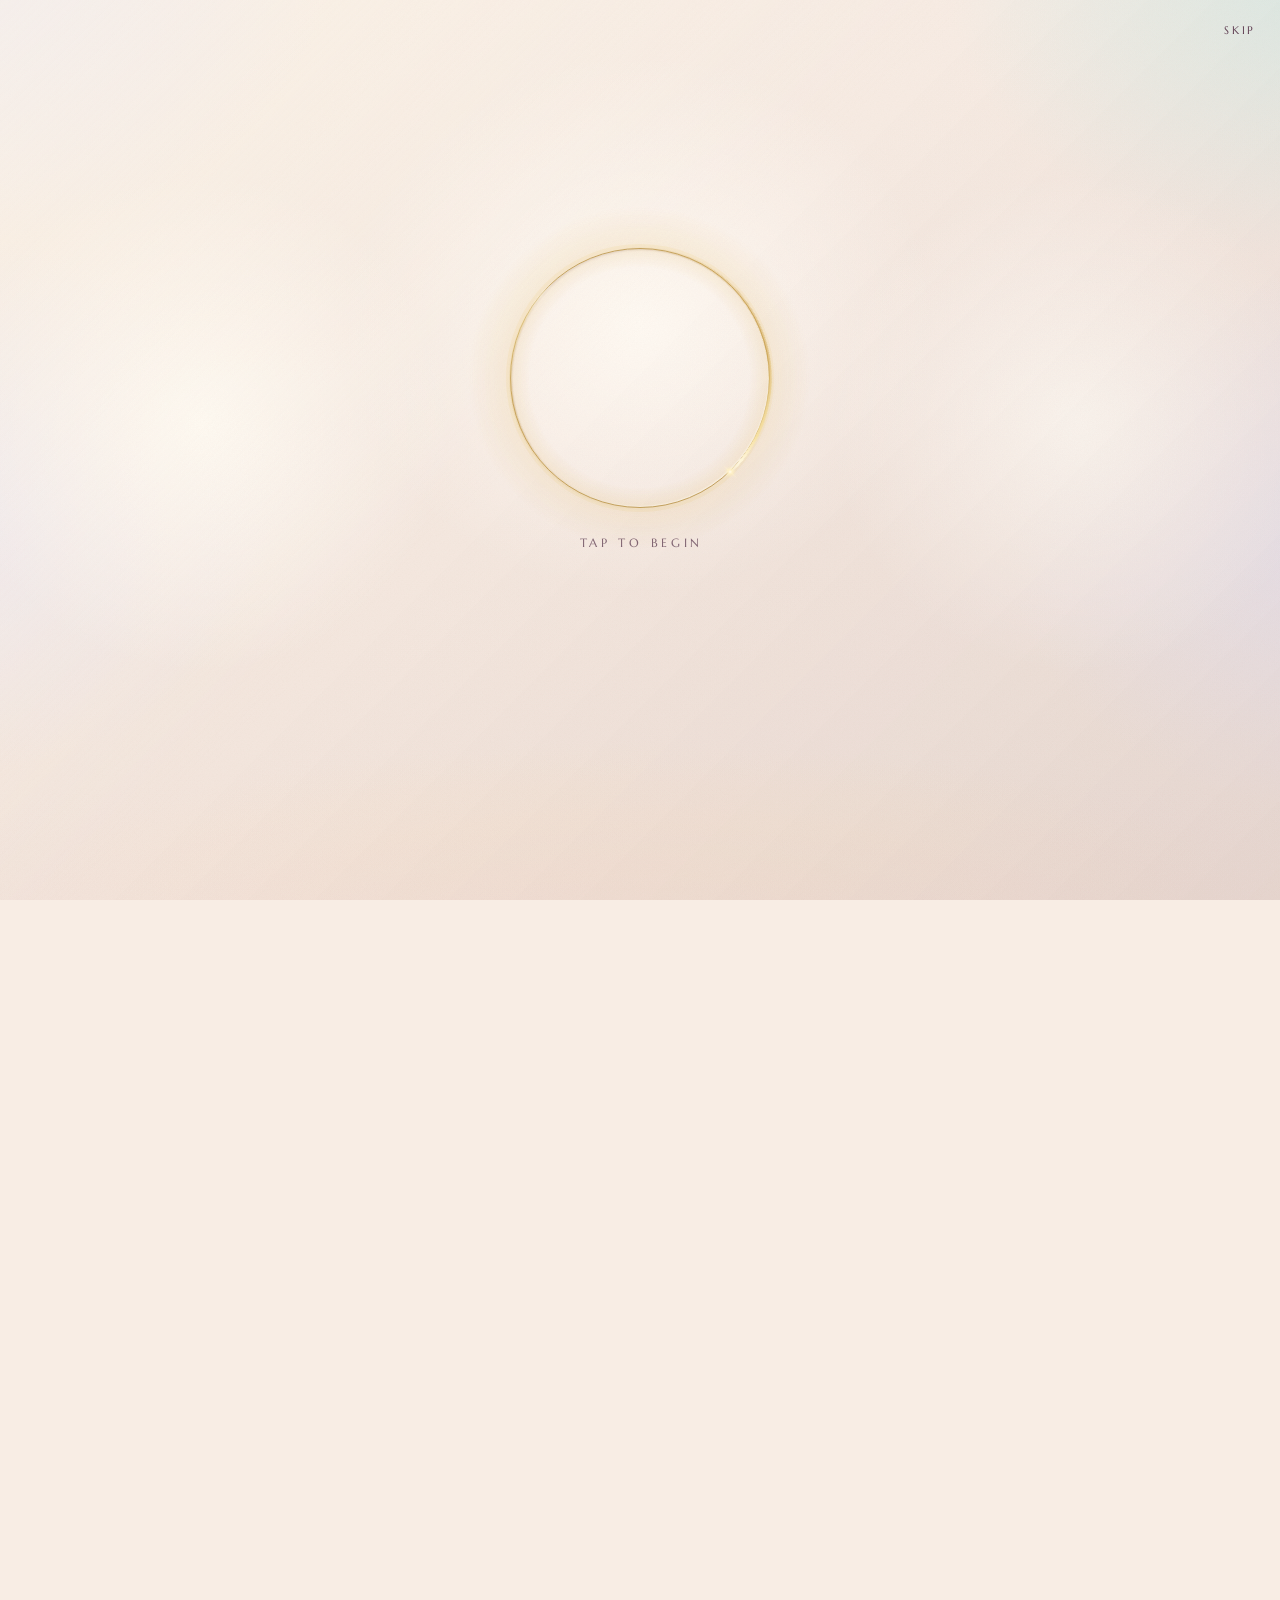
<file: index.html>
<!doctype html>
<html lang="en">
<head>
<meta charset="utf-8">
<title>Naveen &amp; Swathi · Wedding Reception</title>
<meta name="viewport" content="width=device-width, initial-scale=1">
<meta property="og:title" content="Naveen &amp; Swathi · Wedding Reception">
<meta property="og:description" content="Love brought us here, forever takes us forward.">
<meta property="og:image" content="https://naveen-swathi.github.io/a-day-to-remember/img/og.jpg">
<meta property="og:url" content="https://naveen-swathi.github.io/a-day-to-remember/">
<meta name="twitter:card" content="summary_large_image">
<meta http-equiv="refresh" content="0; url=a-day-to-remember/">
<link rel="canonical" href="https://naveen-swathi.github.io/a-day-to-remember/">
</head>
<body><a href="a-day-to-remember/">Open the invitation</a></body>
</html>
</file>
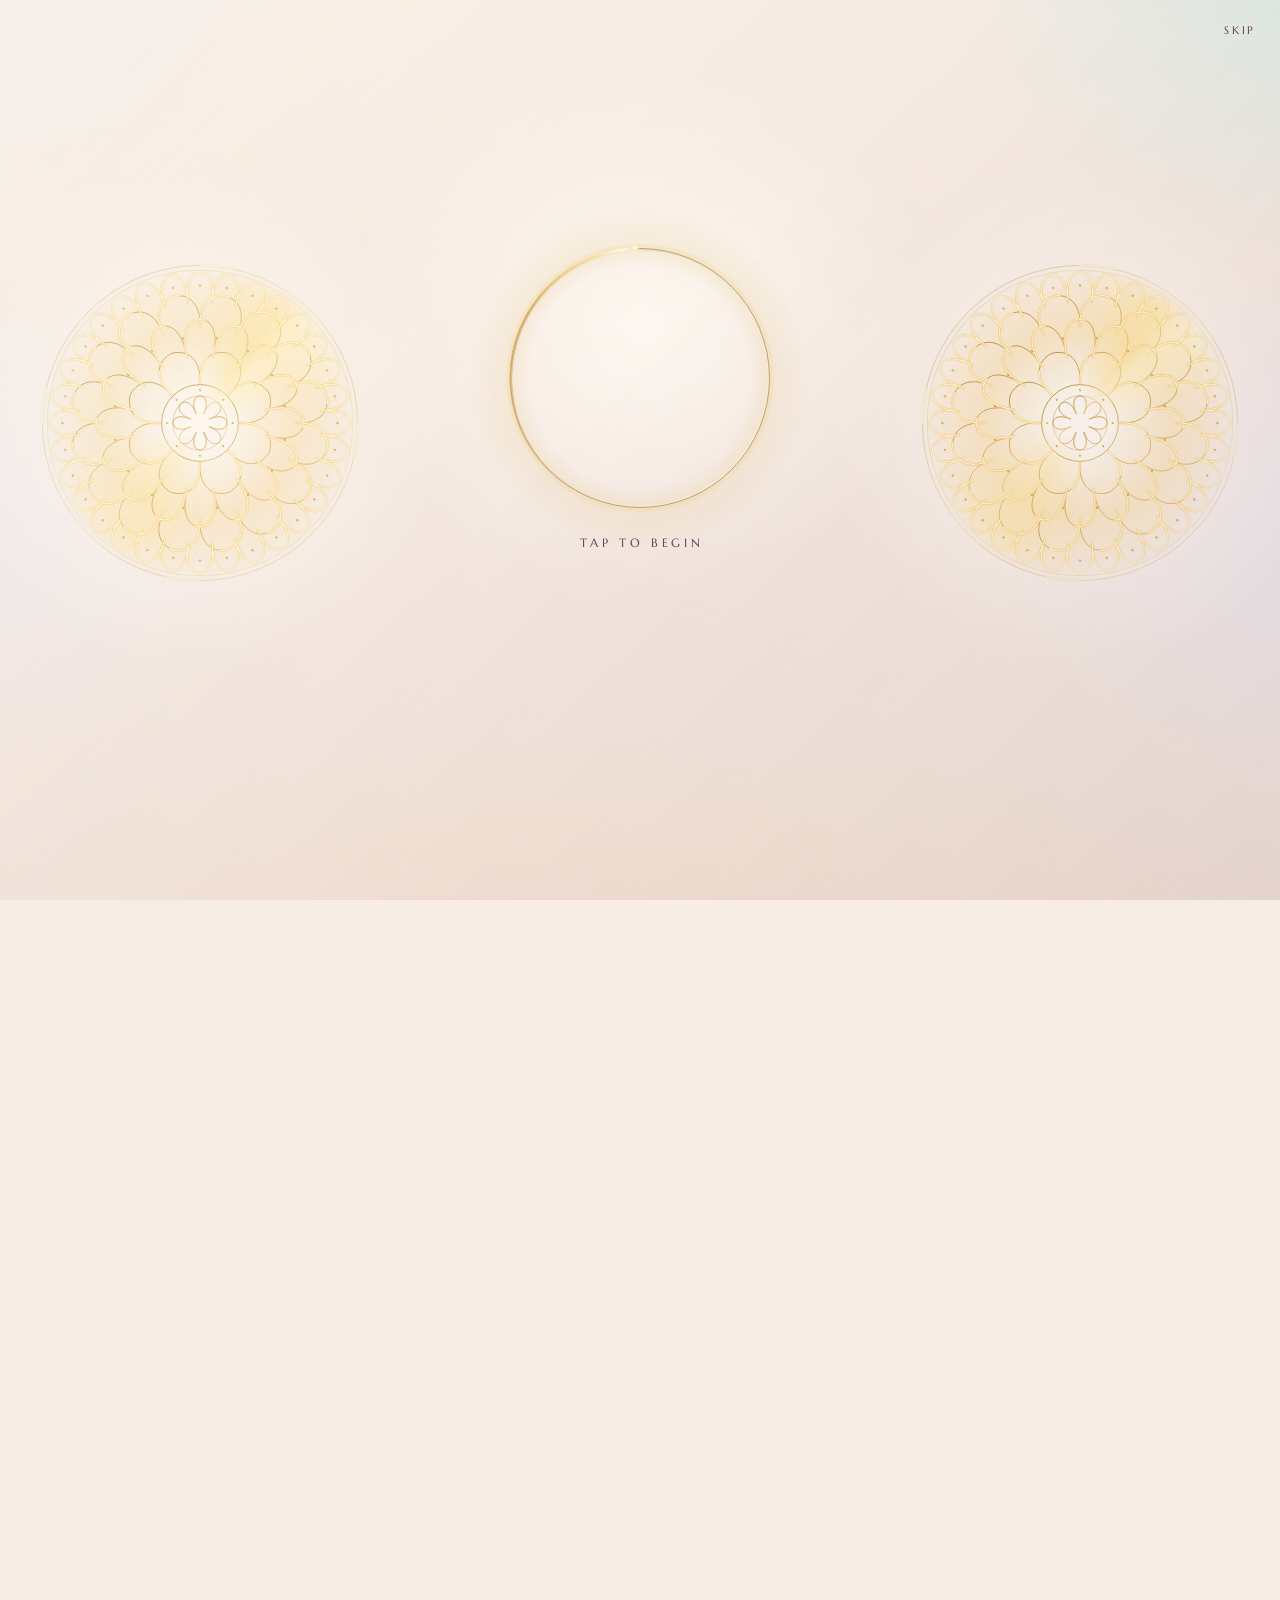
<file: a-day-to-remember/index.html>
<!doctype html>
<html lang="en">
<head>
<meta charset="utf-8">
<meta name="viewport" content="width=device-width, initial-scale=1, viewport-fit=cover">
<title>Naveen &amp; Swathi · Wedding Reception</title>
<meta name="description" content="We warmly invite you to our wedding reception in Coimbatore. With love, Naveen &amp; Swathi">
<meta property="og:url" content="https://naveen-swathi.github.io/a-day-to-remember/">
<meta property="og:type" content="website">
<meta property="og:title" content="Naveen &amp; Swathi · Wedding Reception">
<meta property="og:description" content="You are warmly invited to celebrate with us.">
<meta property="og:image" content="https://naveen-swathi.github.io/a-day-to-remember/img/og.jpg">
<meta name="twitter:card" content="summary_large_image">
<meta name="theme-color" content="#F8EDE4">
<link rel="icon" href="img/favicon.png" type="image/png">
<link rel="preload" as="image" href="img/seal-600.webp" fetchpriority="high" crossorigin>
<link rel="preconnect" href="https://fonts.googleapis.com">
<link rel="preconnect" href="https://fonts.gstatic.com" crossorigin>
<link href="https://fonts.googleapis.com/css2?family=Cormorant+Garamond:ital,wght@0,400;0,500;0,600;0,700;1,400;1,500;1,600&family=Marcellus&family=Cinzel:wght@500&family=Pinyon+Script&display=swap" rel="stylesheet">
<link rel="stylesheet" href="styles.css">
<link rel="stylesheet" href="opening.css">
<link rel="stylesheet" href="dove.css">
<script>
  document.documentElement.classList.add('js');
  document.addEventListener('click', function (e) { if (e.target.closest && e.target.closest('#gate')) window.__tapped = true; }, true);
  var q = new URLSearchParams(location.search);
  if (q.get('video') === '1') document.documentElement.classList.add('video');
  if (q.get('video') === '1' || q.get('demo') === '1') document.documentElement.classList.add('demo');
  if (q.get('rm') !== '1' && !matchMedia('(prefers-reduced-motion: reduce)').matches) { var pb = document.createElement('link'); pb.rel = 'preload'; pb.as = 'image'; pb.href = 'img/blooms.webp'; pb.fetchPriority = 'low'; document.head.appendChild(pb); }
  var pal = q.get('palette'), bird = q.get('bird'), de = document.documentElement;
  var west = q.get('look') === 'western';
  de.dataset.look = west ? 'western' : 'south';
  de.dataset.palette = west ? (pal === 'midnight' ? 'midnight' : 'garden') : (pal === 'pachai' || pal === 'neelambari' ? pal : 'panneer');
  de.dataset.bird = bird === 'dove' || bird === 'peacock' ? bird : 'dove';
  var THEME = { panneer: '#F8EDE4', pachai: '#E5EFE7', neelambari: '#EEE6F2', garden: '#F7F0E6', midnight: '#121C30' };
  document.querySelector('meta[name=theme-color]').content = THEME[de.dataset.palette];
  if (!west) { var pd = document.createElement('link'); pd.rel = 'preload'; pd.as = 'image'; pd.href = 'img/diya.webp'; pd.fetchPriority = 'low'; document.head.appendChild(pd); }
</script>
</head>
<body class="locked">
<svg class="defs" width="0" height="0" style="position:absolute" aria-hidden="true" focusable="false"><defs>
  <radialGradient id="flg" cx="50%" cy="74%" r="62%" fx="50%" fy="80%">
    <stop offset="0" stop-color="#FFFFF4"/><stop offset=".22" stop-color="#FFF0B5"/><stop offset=".5" stop-color="#FFC45C"/>
    <stop offset=".8" stop-color="#F0862A" stop-opacity=".95"/><stop offset="1" stop-color="#D9581A" stop-opacity="0"/>
  </radialGradient>
  <symbol id="flame" viewBox="0 0 20 44"><path d="M10 0C11.5 9 18.5 19 18.5 30.5A8.5 8.5 0 0 1 1.5 30.5C1.5 19 8.5 9 10 0Z" fill="url(#flg)"/><ellipse cx="10" cy="33" rx="3.2" ry="5" fill="#FFFFF8" opacity=".85"/></symbol>
</defs></svg>

<div id="ground" class="fx ground" aria-hidden="true"></div>
<div id="frame" class="fx" aria-hidden="true"></div>
<canvas id="petals" class="fx" aria-hidden="true"></canvas>
<i id="veil" class="fx" aria-hidden="true"></i>
<i class="side-wm l" aria-hidden="true"></i><i class="side-wm r" aria-hidden="true"></i>
<div class="side l" aria-hidden="true"></div><div class="side r" aria-hidden="true"></div>
<i id="probe" aria-hidden="true"></i>

<div id="pgsr" class="sr" role="status" aria-live="polite"></div>
<button id="nx" class="nx" type="button" aria-label="Next page"></button>
<div id="pdots" class="pdots" aria-hidden="true"></div>
<div id="cue" class="swipe-cue" aria-hidden="true">
  <i class="cue-pt cue-p0"></i>
  <i class="cue-pt cue-p1"></i>
  <i class="cue-glow"></i>
  <i class="cue-ripple"></i>
  <div class="cue-mover">
    <svg class="cue-tail" viewBox="-2 0 4 36" focusable="false"><defs><linearGradient id="cue-tg" gradientUnits="userSpaceOnUse" x1="0" y1="0" x2="0" y2="36"><stop offset="0" class="cue-t1"/><stop offset="1" class="cue-t0"/></linearGradient></defs><path d="M-1.1 0 Q0 -1.2 1.1 0 L.15 36 L-.15 36 Z" fill="url(#cue-tg)"/></svg>
    <i class="cue-dot"></i>
  </div>
</div>

<div id="phone">
<main>

<section id="invite" class="page" aria-label="Invitation">
  <div class="pg">
    <i class="pg-wash och invite" aria-hidden="true"></i>
    <div class="gable-wrap och v-peacock" data-depth=".55">
      <span data-orn="gable"></span>
      <span class="logo" role="img" aria-label="N and S monogram" data-seal-target></span>
    </div>
    <div class="dv-crown och v-dove" data-depth=".55">
      <span class="logo" role="img" aria-label="N and S monogram" data-seal-target></span>
    </div>
    <p class="eyebrow"><span class="ln"><span class="li">Together with our families</span></span></p>
    <h1 class="names">
      <span class="ln"><span class="li nm" data-fact="couple.groomFull"></span></span>
      <span class="ln"><span class="li script amp"><span class="sr">and</span><span aria-hidden="true">&amp;</span></span></span>
      <span class="ln"><span class="li nm" data-fact="couple.brideFull"></span></span>
    </h1>
    <p class="lead"><span class="ln"><span class="li">warmly invite you to our</span></span></p>
    <p class="event"><span class="ln"><span class="li" data-fact="event"></span></span></p>
    <span class="och dv-slot" data-orn="divider"></span>
    <div class="pk-stage stage och v-peacock" data-depth="1.2" aria-hidden="true"></div>
    <div class="grow och v-dove" data-depth=".8" aria-hidden="true"><i class="ik-wm" data-orn="mandala"></i><span data-orn="ikolam"></span></div>
    <div class="thresh-wrap och v-dove" data-depth=".55" aria-hidden="true">
      <span data-orn="threshold"></span>
      <span class="dp t1 mir" data-deepam data-h="36"></span><span class="dp t2 mir" data-deepam data-h="48"></span>
      <span class="dp t3" data-deepam data-h="48"></span><span class="dp t4" data-deepam data-h="36"></span>
    </div>
  </div>
</section>

<section id="date" class="page" aria-label="The date">
  <div class="pg">
    <i class="pg-wash och date" aria-hidden="true"></i>
    <p class="eyebrow"><span class="ln"><span class="li">A day to remember</span></span></p>
    <div class="dv-carry och v-dove" data-depth="1" aria-hidden="true"></div>
    <div class="scratch fade" id="scratch">
      <div class="reveal" id="reveal-card" tabindex="-1" role="status" aria-live="polite">
        <p class="eyebrow dark" data-fact="date.weekday"></p>
        <p class="rv-day" data-fact="date.day"></p>
        <p class="rv-month"><span data-fact="date.month"></span> <span data-fact="date.year"></span></p>
        <i class="rule" aria-hidden="true"></i>
        <p class="rv-time" data-fact="date.start"></p>
      </div>
      <canvas id="foil" aria-hidden="true"></canvas>
      <i class="finger" id="finger" aria-hidden="true"></i>
    </div>
    <div class="blk act">
      <p class="after defer" id="after"><span class="ln"><span class="li">Hold the evening for us</span></span></p>
      <p class="hint"><span class="ln"><span class="li" id="hint">Scratch the gold to reveal</span></span></p>
      <button class="pill pill-ghost" id="tap-reveal" type="button" aria-label="Tap to reveal the date"><span>or tap<span class="tr-more"> to reveal</span></span></button>
    </div>
    <div class="pk-stage stage och v-peacock" data-depth="1.2" aria-hidden="true"></div>
    <div class="grow och v-dove" data-depth="1.2" aria-hidden="true"><i class="ik-wm" data-orn="mandala"></i><span data-orn="dlotus"></span></div>
  </div>
</section>

<section id="blessings" class="page" aria-label="With the blessings of">
  <div class="pg">
    <i class="pg-wash och blessings" aria-hidden="true"></i>
    <p class="eyebrow"><span class="ln"><span class="li">With the blessings of</span></span></p>
    <p class="parents" data-fact="blessings.0"></p>
    <img class="jas och fade v-south" src="[data-uri]" data-src="img/jasmine-strip.png" alt="" width="760" height="106" decoding="async">
    <span class="jas-w och fade v-west" data-orn="jas" aria-hidden="true"></span>
    <p class="parents" data-fact="blessings.1"></p>
    <div class="grow och" data-depth="1.4">
      <div class="lampset">
        <div class="wm-box"><i class="wm-wrap" data-orn="mandala"></i></div>
        <div class="lamps">
          <i class="pool" aria-hidden="true"></i>
          <button class="lamp" type="button" data-i="0" aria-pressed="false" aria-label="Light lamp 1 of 5"><span class="dp" data-deepam data-h="40"></span></button>
          <button class="lamp" type="button" data-i="1" aria-pressed="false" aria-label="Light lamp 2 of 5"><span class="dp" data-deepam data-h="52"></span></button>
          <button class="lamp" type="button" data-i="2" aria-pressed="false" aria-label="Light lamp 3 of 5"><span class="dp" data-deepam data-h="64"></span></button>
          <button class="lamp" type="button" data-i="3" aria-pressed="false" aria-label="Light lamp 4 of 5"><span class="dp" data-deepam data-h="52"></span></button>
          <button class="lamp" type="button" data-i="4" aria-pressed="false" aria-label="Light lamp 5 of 5"><span class="dp" data-deepam data-h="40"></span></button>
        </div>
        <span data-orn="lkolam" aria-hidden="true"></span>
        <p class="bl-line defer" aria-live="polite">
          <span class="ln"><span class="li bl-hint">Touch each lamp to light it</span></span>
          <span class="ln"><span class="li bl-after">Thank you for your blessings</span></span>
        </p>
      </div>
    </div>
  </div>
</section>

<section id="thennow" class="page" aria-label="Then, now and forever">
  <div class="pg">
    <i class="pg-wash och invite" aria-hidden="true"></i>
    <p class="sr">Two childhood photos of us: Naveen in tiny sunglasses and Swathi with a bright smile. A photo of the two of us sitting together on a rock beside a mountain river. A black and white portrait of the two of us looking at each other. Now and forever, we’re getting married! Come celebrate with us.</p>
    <p class="eyebrow"><span class="ln"><span class="li">Then, now &amp; forever</span></span></p>
    <div class="tn-stage" data-depth="1.35" aria-hidden="true">
      <figure class="tn pl pl-n"><div class="in"><img src="[data-uri]" data-src="./shared/img/naveen-child-640.jpg" alt="" decoding="async"><figcaption>Naveen</figcaption></div></figure>
      <figure class="tn pl pl-s"><div class="in"><img src="[data-uri]" data-src="./shared/img/swathi-child-640.jpg" alt="" decoding="async"><figcaption>Swathi</figcaption></div></figure>
      <figure class="tn pr pr-now"><div class="in"><div class="ph"><img src="[data-uri]" data-src="./shared/img/now-river-760.jpg" alt="" decoding="async"></div><i class="sheen"><i></i></i></div></figure>
      <figure class="tn pr pr-tog"><div class="in"><div class="ph">
        <img class="col" src="[data-uri]" data-src="./shared/img/couple-760.jpg" alt="" decoding="async">
        <img class="mono" src="[data-uri]" data-src="./shared/img/couple-760.jpg" alt="" decoding="async">
        <i class="dev"></i></div><i class="sheen"><i></i></i><span class="tn-knot" aria-hidden="true" data-deco="knot"></span></div></figure>
    </div>
    <div class="tn-lines" aria-hidden="true">
      <p class="tn-l l0"><span class="ln"><span class="li">One of us in tiny sunglasses,</span></span><span class="ln"><span class="li">the other, all smiles.</span></span></p>
      <p class="tn-l l1 defer"><span class="ln"><span class="li">All grown up,</span></span><span class="ln"><span class="li">and only eyes for each other.</span></span></p>
      <div class="tn-l l2 defer"><h2 class="tn-line"><span class="ln"><span class="li">We’re getting</span></span><span class="ln"><span class="li">married!</span></span></h2><p class="tn-sub"><span class="ln"><span class="li">Come celebrate with us.</span></span></p></div>
    </div>
    <div class="tn-thread" aria-hidden="true">
      <i class="tr"></i><i class="fuse" aria-hidden="true"></i><i class="bead"><i class="ring"></i></i>
      <span data-k="0" class="on">Then</span><span data-k="1">Now</span><span data-k="2">Forever</span>
    </div>
    <p class="sr tn-status" aria-live="polite"></p>
  </div>
</section>

<section id="reception" class="page" aria-label="Reception details">
  <div class="pg">
    <i class="pg-wash och reception" aria-hidden="true"></i>
    <p class="eyebrow" data-fact="event"></p>
    <p class="r-time" data-fact="date.time"></p>
    <span class="och dv-slot" data-orn="divider"></span>
    <div class="venue">
      <h2 class="r-venue" data-fact="venue.name"></h2>
      <p class="r-lines" id="v-lines"></p>
    </div>
    <div class="pk-stage stage och v-peacock" data-depth="1.2" aria-hidden="true"></div>
    <div class="stage och v-dove" data-depth="1.2" aria-hidden="true"><div class="dv-wreath dv-stage"></div></div>
    <a class="pill pill-kumkum foot" id="directions" target="_blank" rel="noopener" aria-label="Get directions to Sri Sri Anandham Kalyana Mandapam"><svg viewBox="0 0 24 24" aria-hidden="true"><path d="M4 11h11.2l-4.6-4.6L12 5l7 7-7 7-1.4-1.4 4.6-4.6H4z"/></svg>Get directions</a>
  </div>
</section>

<section id="savedate" class="page" aria-label="Save the date">
  <div class="pg">
    <i class="pg-wash och savedate" aria-hidden="true"></i>
    <div class="card fade" data-depth="1.35" data-tilt>
      <i class="pc-corner c1" aria-hidden="true" data-orn="cornerfan"></i><i class="pc-corner c2" aria-hidden="true" data-orn="cornerfan"></i>
      <i class="pc-corner c3" aria-hidden="true" data-orn="cornerfan"></i><i class="pc-corner c4" aria-hidden="true" data-orn="cornerfan"></i>
      <p class="eyebrow dark">Save the date</p>
      <h2 class="month"><span data-fact="date.month"></span> <span data-fact="date.year"></span></h2>
      <span class="dv-slot" data-orn="divider"></span>
      <div class="cal" id="cal" role="img" aria-label="December 2026 calendar with the 12th marked for our wedding reception"></div>
      <p class="legend"><svg viewBox="0 0 24 24" aria-hidden="true"><path id="lg-heart"/></svg><span data-fact="event"></span></p>
      <div class="count">
        <div class="cd" id="cd">
          <div><b data-u="d">00</b><span>Days</span></div><i>:</i>
          <div><b data-u="h">00</b><span>Hours</span></div><i>:</i>
          <div><b data-u="m">00</b><span>Minutes</span></div><i>:</i>
          <div><b data-u="s">00</b><span>Seconds</span></div>
        </div>
        <p class="cd-cap" id="cd-cap">until we celebrate</p>
        <p class="cd-state" id="cd-state" role="status"></p>
      </div>
      <div class="cal-actions">
        <button class="pill pill-kumkum" id="addcal" type="button" aria-expanded="false" aria-controls="calmenu">Add to calendar</button>
        <div class="calmenu" id="calmenu" hidden>
          <a id="gcal" target="_blank" rel="noopener">Google Calendar</a>
          <a id="ics" download="naveen-swathi-reception.ics">Calendar file (.ics)</a>
        </div>
      </div>
    </div>
  </div>
</section>

<section id="closing" class="page" aria-label="Closing">
  <div class="pg">
    <i class="pg-wash och closing" aria-hidden="true"></i>
    <div class="blk">
      <h2 class="cl-h"><span class="ln"><span class="li">We look forward to</span></span> <span class="ln"><span class="li">celebrating with you</span></span></h2>
      <p class="cl-names"><span class="ln"><span class="li"><span data-fact="couple.groom"></span> <em>&amp;</em> <span data-fact="couple.bride"></span></span></span></p>
      <div class="cl-date">
        <p class="sr" data-fact="date.display"></p>
        <div class="cl-lock" aria-hidden="true">
          <i class="cl-pool"></i><i class="cl-halo"></i>
          <i class="hl"></i>
          <span class="cl-wd" data-fact="date.weekday"></span>
          <span class="cl-row"><span class="dp mir" data-deepam data-h="34"></span><span class="cl-num" id="cl-num"></span><span class="dp" data-deepam data-h="34"></span></span>
          <i class="hl"></i>
        </div>
      </div>
      <p class="cl-line"><span class="ln"><span class="li" data-fact="lines.closing"></span></span></p>
    </div>
    <div class="foot">
      <p class="thank script"><span class="ln"><span class="li">Thank you</span></span></p>
      <span class="logo fade" role="img" aria-label="N and S monogram"></span>
      <p class="cl-hint">Tap to shower us with flowers</p>
    </div>
    <div class="pk-stage stage och v-peacock" data-depth="1.2" aria-hidden="true"></div>
    <div class="stage och v-dove" data-depth="1.2" aria-hidden="true"><div class="dv-close dv-stage"></div></div>
  </div>
</section>

</main>
</div>

<div id="gate" class="fx" role="dialog" aria-modal="true" aria-label="Invitation entrance">
  <div class="s-light"></div>
  <div class="s-ghost" aria-hidden="true"><i class="hi"></i><i class="sh"></i><i class="base"></i></div>
  <div class="s-grp" aria-hidden="true">
    <div class="s-disc">
      <i class="s-well"></i><i class="s-press"></i><i class="s-ripple"></i><i class="s-aura"></i><i class="s-orbit"></i><i class="s-orbit o2"></i><i class="s-spark"></i>
      <svg class="s-ring" viewBox="0 0 260 260" focusable="false"><circle class="s-draw" cx="130" cy="130" r="129.4" transform="rotate(-90 130 130)"/></svg>
    </div>
    <div class="seal"><i class="lift"></i><i class="sh"></i><i class="hi"></i><i class="base"></i><i class="foil"><b></b></i><i class="melt"><b></b></i></div>
  </div>
  <button class="g-open" id="open" type="button"><span class="lbl">Tap to begin</span></button>
  <button class="g-skip" type="button">Skip</button>
</div>

<button id="music" class="music" type="button" aria-label="Music" aria-pressed="false" hidden>
  <svg viewBox="0 0 24 24" aria-hidden="true"><path class="spk" d="M3.5 9.5h3.3L12 5.2v13.6l-5.2-4.3H3.5z"/><path class="wv w1" d="M15.2 9.3a4.1 4.1 0 0 1 0 5.4"/><path class="wv w2" d="M17.9 6.6a8 8 0 0 1 0 10.8"/><line class="slash" x1="4" y1="20" x2="20" y2="4"/></svg>
</button>

<noscript><style>#gate{display:none}body.locked{overflow:auto}.li,.fade{opacity:1!important;transform:none!important}</style></noscript>

<script src="./shared/vendor/gsap/gsap.min.js"></script>
<script src="./shared/vendor/gsap/DrawSVGPlugin.min.js"></script>
<script type="module" src="main.js"></script>
<script>addEventListener('load', function () { setTimeout(function () { if (!window.__booted) document.getElementById('gate').addEventListener('click', function () { location.reload(); }); }, 6000); });</script>
</body>
</html>
</file>
<file: a-day-to-remember/styles.css>
/* r13: pastel palettes (html[data-palette]), the --u scaler, ground, ornament ink, frame, bird layers, pages (BUILD-r13.md) */
@property --ty { syntax: "<length>"; inherits: false; initial-value: 0px; }
@property --co { syntax: "<number>"; inherits: false; initial-value: 1; }
@property --fo { syntax: "<number>"; inherits: false; initial-value: 1; }

/* ---------- palettes; every ink measured WCAG AA on every ground token of its palette ---------- */
:root, [data-palette="panneer"] {
  --g-base: #F8EDE4; --g-base-2: #F3E5DC; --g-hi: #FFFAF3;
  --haze-1: #ECE5F0; --haze-2: #DCECE6; --floor-1: #F4E0D8; --floor-2: #F7E8D2; --side: #EEE7EF;
  --card: #FFFCF7; --card-88: rgba(255,252,247,.88); --surround: #EDE0D6; --surround-2: #E0CEC4; --band: #D8EBE4;
  --ink: #3A1F2E; --wine: #7A2145; --wine-hi: #8A3C5B; --teal: #1D5451; --gold-t: #74521A; --soft: #634356;
  --gold: #B08A3E; --gold-hi: #EBD08F; --gold-lo: #8C6A28; --pearl: #FFFDF8;
  --en-pink: #EBBBC1; --en-pink-l: #F5DCDC; --en-pink-d: #D99CA8; --en-jade: #9BCBB5; --en-teal-l: #A9D6D0; --en-teal: #2E7F7A; --en-lav: #CDBFE6; --en-peach: #F6C9A8;
  --theme: #F8EDE4; --surround-pool: #F4E0D8;
}
[data-palette="pachai"] {
  --g-base: #E5EFE7; --g-base-2: #DCE9E0; --g-hi: #F7FBF5;
  --haze-1: #DCE7F0; --haze-2: #E5EDCF; --floor-1: #F4DAD4; --floor-2: #F3E8D6; --side: #CDE5DD;
  --card: #FBFCF7; --card-88: rgba(251,252,247,.88); --surround: #C8DED2; --surround-2: #B3CFC4; --band: #F5DDD8;
  --ink: #1E3431; --wine: #75203F; --wine-hi: #863B56; --teal: #18504B; --gold-t: #765417; --soft: #4A5F5A;
  --gold: #A9853A; --gold-hi: #E8CD8A; --gold-lo: #86651F; --pearl: #FFFEF9;
  --en-pink: #EEB4BD; --en-pink-l: #F7D6DA; --en-pink-d: #DA8C9E; --en-jade: #8EC6AE; --en-teal-l: #A3D3CB; --en-teal: #2A7A70; --en-lav: #CFC3E6; --en-peach: #F4C6A2;
  --theme: #E5EFE7; --surround-pool: #F4DAD4;
}
[data-palette="neelambari"] {
  --g-base: #EEE6F2; --g-base-2: #E7DDEE; --g-hi: #FBF7FB;
  --haze-1: #DFD3EC; --haze-2: #D7E3F1; --floor-1: #F7DCCB; --floor-2: #F1D5DE; --side: #E9E0F3;
  --card: #FCF9FC; --card-88: rgba(252,249,252,.88); --surround: #D9CCE5; --surround-2: #C6B5D6; --band: #F7E0D2;
  --ink: #2F1E3B; --wine: #6B1E48; --wine-hi: #7D395E; --teal: #1F4D5A; --gold-t: #765318; --soft: #584667;
  --gold: #A9853A; --gold-hi: #E8CD8A; --gold-lo: #86651F; --pearl: #FFFDFE;
  --en-pink: #EDB6C7; --en-pink-l: #F6D8E2; --en-pink-d: #D58EA8; --en-jade: #A5CDBE; --en-teal-l: #B4CFE6; --en-teal: #3E6F95; --en-lav: #C8B8E6; --en-peach: #F5CBAE;
  --theme: #EEE6F2; --surround-pool: #F7DCCB;
}
:root {
  --sapph: #2E4C9A; --eye-g: #DDBB72;
  --serif: 'Cormorant Garamond', 'Cormorant', Georgia, serif;
  --caps: 'Marcellus', 'Cormorant Garamond', Georgia, serif;
  --caps2: 'Cinzel', 'Marcellus', Georgia, serif;
  --script: 'Pinyon Script', 'Snell Roundhand', cursive;
  --svh: 1vh;
  --foil: linear-gradient(100deg, #6E4A12 0%, #8A6420 38%, #936C25 52%, #7A5718 100%);
  --hair: rgba(176,138,62,.55);
  --flame-white: #FFFFF4; --flame-pale: #FFF0B5; --flame-gold: #FFC45C; --flame-edge: #F0862A; --flame-tip: #D9581A;
  --glow-core: rgba(255,206,120,.55); --glow-mid: rgba(255,184,92,.20); --warm-pool: rgba(255,200,120,.26);
  --gilt-lo: #B8803A; --gilt-hi: #F7E2A8;
  --noise: url("data:image/svg+xml,%3Csvg xmlns='http://www.w3.org/2000/svg' width='160' height='160'%3E%3Cfilter id='n'%3E%3CfeTurbulence type='fractalNoise' baseFrequency='.85' numOctaves='2' stitchTiles='stitch'/%3E%3CfeColorMatrix values='0 0 0 0 .45 0 0 0 0 .3 0 0 0 0 .3 0 0 0 .05 0'/%3E%3C/filter%3E%3Crect width='100%25' height='100%25' filter='url(%23n)'/%3E%3C/svg%3E");
  /* one design unit: 1 px at 390 x 844, following the tighter axis */
  --colw: min(100vw, 480px);
  --u: min(var(--colw) / 390, 100svh / 844);
  --ch: calc(100svh - 150 * var(--u));
}
@supports (height: 1svh) { :root { --svh: 1svh; } }
@media (orientation: landscape) and (max-height: 500px) { :root { --u: min(var(--colw) / 390, 100svh / 560); } }

*, *::before, *::after { box-sizing: border-box; margin: 0; }
[hidden] { display: none !important; }
html { background: var(--g-base); -webkit-text-size-adjust: 100%; overflow-x: clip; }
html.js.rm:not(.demo) { scroll-snap-type: y mandatory; }
.rm .page { scroll-snap-align: start; scroll-snap-stop: always; }
body {
  font-family: var(--serif); font-size: 18px; line-height: 1.45; color: var(--ink); font-variant-numeric: lining-nums; font-synthesis: none; font-kerning: normal;
  background: var(--g-base); overflow-x: clip; -webkit-font-smoothing: antialiased; text-rendering: optimizeLegibility;
}
body.locked, body.opening { overflow: hidden; }
img { display: block; max-width: 100%; }
button { font: inherit; color: inherit; cursor: pointer; border: 0; background: none; -webkit-tap-highlight-color: transparent; }
a { color: inherit; text-decoration: none; -webkit-tap-highlight-color: transparent; }
:focus-visible { outline: 2px solid var(--wine); outline-offset: 3px; }
.sr { position: absolute !important; width: 1px; height: 1px; margin: -1px; padding: 0; overflow: hidden; clip: rect(0 0 0 0); clip-path: inset(50%); white-space: nowrap; border: 0; }
[data-deco], [data-orn] { display: block; }
i[data-orn] { display: block; }
p, h1, h2 { text-wrap: balance; }
html[data-bird="peacock"] .v-dove, html[data-bird="dove"] .v-peacock { display: none !important; }

/* ---------- fixed column: the one continuous ground ---------- */
.fx {
  position: fixed; top: 0; width: var(--colw); left: calc((100% - var(--colw)) / 2);
  height: 100vh; height: 100lvh; pointer-events: none;
}
#ground {
  z-index: 0; overflow: hidden;
  background:
    var(--noise),
    radial-gradient(52% 28% at 50% 36%, var(--g-hi), transparent 100%),
    radial-gradient(80% 40% at -6% -4%, var(--haze-1), transparent 72%),
    radial-gradient(76% 40% at 106% 4%, var(--haze-2), transparent 72%),
    radial-gradient(60% 30% at 104% 56%, var(--side), transparent 75%),
    radial-gradient(60% 30% at -4% 50%, var(--side), transparent 75%),
    radial-gradient(130% 34% at 50% 106%, var(--floor-1), transparent 72%),
    radial-gradient(70% 22% at 50% 100%, var(--floor-2), transparent 80%),
    linear-gradient(180deg, var(--g-base) 0%, var(--g-base-2) 100%);
}
#probe { position: absolute; left: 0; top: 0; width: calc(1000 * var(--u)); height: 0; visibility: hidden; pointer-events: none; }
#petals { z-index: 2; will-change: transform; }
#petals.over-gate { z-index: 31; }
#petals.over-card { z-index: 4; }
#phone { position: relative; z-index: 3; width: var(--colw); margin: 0 auto; overflow-x: clip; }

/* ---------- ornament ink (colours come from tokens, so one markup serves all palettes) ---------- */
.frame-svg, .orn, .crest-svg { overflow: visible; }
.rule-o { fill: none; stroke: var(--gold); stroke-width: 1.3; }
.rule-i { fill: none; stroke: var(--gold); stroke-width: .9; }
.rule-f { fill: none; stroke: var(--gold); stroke-width: .45; opacity: .55; }
.edge { fill: none; stroke: var(--gold); stroke-width: .7; }
.band { fill: var(--band); }
.band-cut { fill: none; stroke: var(--band); stroke-width: 3.4; }
.vine-s { fill: none; stroke: var(--gold); stroke-width: 1.15; stroke-linecap: round; }
.vine-s.thin { stroke-width: .6; }
.scroll { fill: none; stroke: var(--gold); stroke-width: .9; stroke-linecap: round; }
.scroll.thin { stroke-width: .6; }
.ln-g { stroke: var(--gold); stroke-width: .55; stroke-linejoin: round; }
.ln-g2 { stroke: var(--gold); stroke-width: .8; stroke-linejoin: round; }
.ln-gh { stroke: var(--gold-hi); stroke-width: .45; }
.orn .rib, .frame-svg .rib, .crest-svg .rib, .vein { fill: none; stroke: var(--gold); stroke-width: .4; stroke-linecap: round; }
.vein { stroke-width: .35; opacity: .8; }
.vein-r { fill: none; stroke: var(--gold); stroke-width: .5; opacity: .7; }
.pearl { fill: var(--pearl); stroke: var(--gold); stroke-width: .45; }
.gdot, .gfill { fill: var(--gold); }
.disc { fill: var(--pearl); }
.rim { fill: none; stroke: var(--gold); stroke-width: 1; }
.rim.thin { stroke-width: .5; opacity: .7; }
.jewel { fill: var(--en-teal); stroke: var(--gold-hi); stroke-width: .5; }
.shine { fill: #fff; opacity: .7; }
.en-pink { fill: var(--en-pink); } .en-pink-l { fill: var(--en-pink-l); } .en-pink-d { fill: var(--en-pink-d); }
.en-jade { fill: var(--en-jade); } .en-teal-l { fill: var(--en-teal-l); } .en-teal { fill: var(--en-teal); }
.en-lav { fill: var(--en-lav); } .en-peach { fill: var(--en-peach); }
.eye-g { fill: var(--eye-g); } .sapph { fill: var(--sapph); }
.wm { fill: none; stroke: var(--gold); stroke-width: .8; }
.wm-dot { fill: var(--gold); }
.orn .hair { fill: none; stroke: var(--gold); stroke-width: .7; }
.orn .g1 { fill: none; stroke: var(--gold); stroke-width: 1; stroke-linecap: round; }
.orn .g2 { fill: none; stroke: var(--gold); stroke-width: .6; opacity: .6; }
.kline { fill: none; stroke: var(--gold); stroke-width: .9; stroke-linecap: round; stroke-linejoin: round; }
.kline.loops { fill: var(--en-pink-l); fill-rule: evenodd; fill-opacity: .55; }

/* ---------- frame: fixed over the column, above the pages, never fades ---------- */
#frame { z-index: 5; height: 100svh; contain: strict; }
body:is(.locked, .opening):not(.fr-go) #frame { opacity: 0; }
#frame .frame-svg { position: absolute; inset: 0; width: 100%; height: 100%; }
#frame .fr-crest.t { position: absolute; left: 50%; top: calc(36 * var(--u)); width: calc(160 * var(--u)); aspect-ratio: 160 / 52; translate: -50% calc(-2 * var(--u)); opacity: var(--crest, 1); will-change: opacity; }
#frame .fr-c-in, #frame .fr-c-in svg { display: block; width: 100%; height: 100%; }
#frame .fr-glint { position: absolute; top: 0; width: 2px; height: calc(70 * var(--u)); background: linear-gradient(transparent, var(--gold-hi), transparent); opacity: 0; animation: fr-glint 14s linear 2s infinite; }
#frame .fr-glint.l { left: calc(36 * var(--u) - 1px); } #frame .fr-glint.r { right: calc(36 * var(--u) - 1px); animation-delay: 9s; }
@keyframes fr-glint { 0% { transform: translateY(-80px); opacity: 0; } 2% { opacity: .9; } 22% { opacity: .9; } 25% { transform: translateY(100svh); opacity: 0; } 100% { transform: translateY(100svh); opacity: 0; } }
.rm #frame .fr-glint { display: none; }

/* ---------- peacock layers (peacock.js) ---------- */
.pk { position: relative; overflow: visible; }
.pk > * { position: absolute; }
.pk-tr { inset: 0; }
.pk-f { position: absolute; display: block; }
.pk-f > svg { position: absolute; inset: 0; width: 100%; height: 100%; overflow: visible; display: block; }
.pk-b, .pk-br { inset: 0; width: 100%; height: 100%; overflow: visible; display: block; }
.pk-c { display: block; }
.pk-c > svg { width: 100%; height: 100%; display: block; overflow: visible; }
.pk-gl { position: absolute; aspect-ratio: 1; border-radius: 50%; opacity: 0; pointer-events: none;
  background: radial-gradient(closest-side, rgba(255,252,236,.95), rgba(255,236,180,.45) 40%, rgba(255,236,180,0)); }
.pk.mir { transform: scaleX(-1); }
.live .pk-f { will-change: transform; }
.pair { position: absolute; left: 50%; bottom: 0; height: min(100cqh, 100cqw * var(--wide, 2.3) / var(--ar)); aspect-ratio: var(--ar); translate: -50% 0; }
.pair > .pk { position: absolute; bottom: 0; height: 100%; }
.pair > .pk.l { right: calc(50% + var(--g) * 1%); }
.pair > .pk.r { left: calc(50% + var(--g) * 1%); }
.pair .mid { position: absolute; left: 50%; bottom: 0; translate: -50% 0; display: grid; justify-items: center; }
.pair .mid .dp { --w: clamp(24px, calc(var(--u) * 32), 40px); }
.bindu { display: block; width: clamp(9px, calc(var(--u) * 12), 15px); aspect-ratio: 1; border-radius: 50%; translate: 0 50%;
  background: radial-gradient(circle at 38% 34%, #8FB0F0, #2F4F9E 55%, #1D3270); box-shadow: 0 0 0 1.5px #F4E1AA, 0 0 0 2.4px #BF9850, 0 0 14px 4px rgba(255,226,170,.55); }
.pk-thresh { position: absolute; left: calc(-16 * var(--u)); right: calc(-16 * var(--u)); bottom: 0; height: 5px; }
.pk-thresh::before, .pk-thresh::after { content: ''; position: absolute; left: 0; right: 0; height: 1px; background: linear-gradient(90deg, transparent, var(--gold) 14%, var(--gold) 86%, transparent); }
.pk-thresh::before { top: 0; } .pk-thresh::after { bottom: 0; opacity: .55; }
.fanbox { position: absolute; left: 50%; bottom: 0; translate: -50% 0; height: min(100cqh, 100cqw * 470 / 676 * 1.5); aspect-ratio: 676 / 470; }
.fanbox > .pk, .perchbox > .pk { position: absolute; inset: 0; }
.perchbox { position: absolute; left: 50%; top: 0; height: min(100cqh, 100cqw * 600 / 470 * 1.1); aspect-ratio: 470 / 600; translate: -40% 0; }
.branch { position: absolute; left: calc(-16 * var(--u)); width: calc(100% + 32 * var(--u)); top: calc(min(100cqh, 100cqw * 1.404) * .437); translate: 0 -33%; height: auto; overflow: visible; }
.page:not(.live) .och * { animation-play-state: paused; }
.rm .och * { animation: none !important; }

/* ---------- desktop and tablet: faint mandalas and a bird in each side margin, facing the card ---------- */
.side { position: fixed; bottom: 0; z-index: 1; display: none; pointer-events: none; }
.side.l { right: calc(50% + var(--colw) / 2 + 2vw); } .side.r { left: calc(50% + var(--colw) / 2 + 2vw); }
.side .pk { width: min(40vw - var(--colw) * .45, 520px); } .side.r .pk, .side.r .dv-side { transform: scaleX(-1); }
.side .dv-side { width: min(32vw - var(--colw) * .36, 360px); aspect-ratio: 260 / 200; margin-bottom: 8vh; }
.side-wm { position: fixed; top: 50%; z-index: 1; width: min(70vh, 640px); aspect-ratio: 1; translate: 0 -50%; opacity: .10; display: none; pointer-events: none; }
.side-wm.l { right: calc(50% + var(--colw) / 2 + 4vw); } .side-wm.r { left: calc(50% + var(--colw) / 2 + 4vw); }
.side-wm svg { width: 100%; height: 100%; }
@media (min-width: 760px) { .side, .side-wm { display: block; } }
@media (orientation: landscape) and (max-height: 500px) { .side, .side-wm { display: none; } }

/* ---------- r14 full width (South look): ground and frame span the screen; the wings hold a gold-leaf mandala and a perched bird ---------- */
html[data-look="south"] { --zone: calc((100vw - var(--colw)) / 2); --mand: 0px; }
@media (min-width: 520px) {
  html[data-look="south"] .fx { left: 0; width: 100%; }
  html[data-look="south"] #ground {
    background:
      var(--noise),
      radial-gradient(calc(var(--colw) * .62) 30% at 50% 36%, var(--g-hi), transparent 100%),
      radial-gradient(calc(var(--mand) * .78) calc(var(--mand) * .78) at calc(var(--zone) / 2) 47%, var(--g-hi), transparent 100%),
      radial-gradient(calc(var(--mand) * .78) calc(var(--mand) * .78) at calc(100% - var(--zone) / 2) 47%, var(--g-hi), transparent 100%),
      radial-gradient(42% 46% at -4% -6%, var(--haze-1), transparent 72%),
      radial-gradient(42% 46% at 104% -4%, var(--haze-2), transparent 72%),
      radial-gradient(34% 40% at 104% 60%, var(--side), transparent 75%),
      radial-gradient(34% 40% at -4% 56%, var(--side), transparent 75%),
      radial-gradient(110% 34% at 50% 108%, var(--floor-1), transparent 72%),
      radial-gradient(60% 22% at 50% 100%, var(--floor-2), transparent 80%),
      linear-gradient(180deg, var(--g-base) 0%, var(--g-base-2) 100%);
  }
  html[data-look="south"] .music { right: calc(22px + env(safe-area-inset-right)); }
}
@media (min-width: 760px) {
  html[data-look="south"] .side-wm { --mand: min(64vh, 560px); width: var(--mand); top: 50%; opacity: 1; }
  html[data-look="south"] .side-wm.l { right: auto; left: calc(var(--zone) - 18px); translate: -100% -50%; }
  html[data-look="south"] .side-wm.r { left: auto; right: calc(var(--zone) - 18px); translate: 100% -50%; }
  html[data-look="south"] .side { display: none; }
}
@media (min-width: 880px) {
  html[data-look="south"] { --mand: min(calc(var(--zone) - 80px), 78vh, 600px); }
  html[data-look="south"] .side-wm { --mand: min(calc(var(--zone) - 80px), 78vh, 600px); top: 47%; }
  html[data-look="south"] .side-wm.l { left: calc(var(--zone) / 2); translate: -50% -50%; }
  html[data-look="south"] .side-wm.r { right: calc(var(--zone) / 2); translate: 50% -50%; }
  html[data-look="south"] .side { display: block; bottom: calc(64 * var(--u)); }
  html[data-look="south"] .side.l { right: auto; left: calc(var(--zone) / 2); translate: -50% 0; }
  html[data-look="south"] .side.r { left: auto; right: calc(var(--zone) / 2); translate: 50% 0; }
  html[data-look="south"] .side .dv-side { width: min(calc(var(--zone) - 120px), 300px); margin-bottom: 0; }
  html[data-look="south"] .side .pk { width: min(calc(var(--zone) - 100px), 420px); }
}
@media (orientation: landscape) and (max-height: 500px) { html[data-look="south"] .side { display: none; } html[data-look="south"] .side-wm { --mand: min(80vh, 420px); } }
@media (min-width: 760px) and (orientation: landscape) and (max-height: 500px) { html[data-look="south"] .side-wm { display: block; } }

/* ---------- r14 gold-leaf mandalas with glints ---------- */
html[data-look="south"] .side-wm { -webkit-mask: radial-gradient(closest-side, #000 84%, rgba(0,0,0,.35) 100%); mask: radial-gradient(closest-side, #000 84%, rgba(0,0,0,.35) 100%); }
html[data-look="south"] .side-wm svg { opacity: .95; }
html[data-look="south"] .side-wm svg .wm { stroke-width: 1.6; }
.side-wm .wm-turn { position: absolute; inset: 0; animation: wm-turn 240s linear infinite; will-change: rotate; }
html[data-look="south"] .side-wm svg .wm, .wm-gilt .wm { stroke: url(#wm-gold); stroke-width: 1.15; }
html[data-look="south"] .side-wm svg .wm-dot, .wm-gilt .wm-dot { fill: url(#wm-gold); }
html[data-look="south"] #invite .grow .ik-wm { opacity: .26; }
.gl { position: absolute; width: calc(var(--s, 16px) * 1.9); aspect-ratio: 1; translate: -50% -50%; opacity: 0; pointer-events: none;
  background:
    radial-gradient(closest-side, #FFF8D8 0, #FFF1B8 12%, rgba(255,214,110,.85) 30%, rgba(236,176,62,.34) 56%, rgba(236,176,62,0) 100%),
    linear-gradient(90deg, rgba(255,240,190,0) 44%, #FFF6D0 50%, rgba(255,240,190,0) 56%),
    linear-gradient(0deg, rgba(255,240,190,0) 44%, #FFF6D0 50%, rgba(255,240,190,0) 56%);
  -webkit-mask: radial-gradient(closest-side, #000 78%, transparent 100%); mask: radial-gradient(closest-side, #000 78%, transparent 100%);
  filter: drop-shadow(0 0 3px rgba(222,164,52,.75));
  animation: twinkle var(--t, 3.8s) ease-in-out var(--d, 0s) infinite; will-change: transform, opacity; }
@keyframes twinkle { 0%, 100% { opacity: 0; transform: scale(.25) rotate(0deg); } 45% { opacity: 1; transform: scale(1) rotate(30deg); } 60% { opacity: .9; transform: scale(.85) rotate(40deg); } }
.page:not(.live) .gl { animation-play-state: paused; }
.rm .gl { animation: none; opacity: .8; transform: scale(.7) rotate(18deg); }
.rm .side-wm .wm-turn { animation: none; }

/* r15 living glow on the gold-leaf mandalas: breathing halo, a slow light wedge, light running along the rings (transform, opacity, dashoffset only) */
.wm-halo, .wm-sweep { position: absolute; inset: 0; pointer-events: none; border-radius: 50%; }
.wm-halo { background: radial-gradient(closest-side, rgba(255,226,150,.0) 18%, rgba(244,196,96,.27) 58%, rgba(244,196,96,.13) 82%, rgba(244,196,96,0) 100%); animation: wm-halo 5.2s ease-in-out infinite alternate; will-change: transform, opacity; }
.wm-sweep { background: conic-gradient(from 0deg, rgba(255,232,160,0) 0deg, rgba(255,226,140,.5) 34deg, rgba(255,240,190,.62) 46deg, rgba(255,226,140,0) 84deg, rgba(255,226,140,0) 180deg, rgba(255,226,140,.34) 214deg, rgba(255,226,140,0) 256deg, rgba(255,226,140,0) 360deg);
  -webkit-mask: radial-gradient(closest-side, transparent 10%, #000 34%, #000 92%, transparent 100%); mask: radial-gradient(closest-side, transparent 10%, #000 34%, #000 92%, transparent 100%);
  animation: wm-sweep 11s linear infinite; will-change: transform; }
@keyframes wm-halo { from { opacity: .45; transform: scale(.94); } to { opacity: 1; transform: scale(1.04); } }
@keyframes wm-sweep { to { transform: rotate(360deg); } }
.wm-run * { fill: none; stroke-linecap: round; stroke-dasharray: .035 .215; stroke-dashoffset: 0; animation: wm-run var(--rt, 6s) linear var(--rl, 0s) infinite; }
.wm-run .wm-run-g { stroke: #F4BE4A; stroke-width: 3.4; opacity: .5; }
.wm-run .wm-run-c { stroke: #FFF6D2; stroke-width: 1.5; }
@keyframes wm-run { to { stroke-dashoffset: var(--rd, -.25); } }
@media (max-width: 519px) { .wm-run * { animation-timing-function: steps(150); } }
.page:not(.live) .wm-halo, .page:not(.live) .wm-sweep, .page:not(.live) .wm-run * { animation-play-state: paused; }
.rm .wm-halo { animation: none; opacity: .75; }
.rm .wm-sweep { animation: none; opacity: .6; }
.rm .wm-run * { animation: none; }

/* ---------- r14 paged transitions: no document scroll, the light veil and the next control ---------- */
html.paged, html.paged body { overflow: hidden; height: 100%; overscroll-behavior: none; touch-action: none; touch-action: pinch-zoom; }
html.paged { scroll-snap-type: none; }
html.paged .page { height: 0; min-height: 0; }
#veil { z-index: 4; opacity: 0; will-change: opacity; background: radial-gradient(64% 46% at 50% 44%, var(--veil, rgba(255,251,243,.92)), transparent 72%); }
.rm #veil, html:not(.js) #veil { display: none; }
.nx { --h: max(24px, min(44px, calc(36 * var(--u)))); position: fixed; z-index: 6; left: 50%; bottom: max(0px, calc(20 * var(--u) - var(--h) / 2)); translate: -50% 0; width: 44px; height: var(--h); border-radius: 22px; }
.nx::before { content: ''; position: absolute; left: 50%; top: 50%; width: calc(25 * var(--u)); aspect-ratio: 1; translate: -50% -50%; border-radius: 50%; box-shadow: 0 0 0 1px var(--gold), 0 0 10px 2px rgba(235,208,143,.55); opacity: 0; }
.nx.cue::before { animation: nx-cue 2.4s ease-in-out 1.5s infinite; }
@keyframes nx-cue { 0%, 100% { opacity: 0; transform: scale(.9); } 40% { opacity: 1; transform: scale(1.12); } }
body:is(.locked, .opening) .nx, .video .nx, .rm .nx, html:not(.js) .nx { display: none; }
@media (orientation: landscape) and (max-height: 500px) { .nx { display: none; } }
.nx:focus-visible { outline: 2px solid var(--wine); outline-offset: 0; }
.pdots { position: fixed; z-index: 6; right: max(0px, calc(16 * var(--u) - 8px)); top: 50%; translate: 0 -50%; display: flex; flex-direction: column; align-items: center; }
.pdots i { width: 16px; height: 15px; display: grid; place-items: center; cursor: pointer; transition: height .5s ease; }
.pdots i::before { content: ''; width: 6px; height: 6px; border-radius: 4px; background: #FFF9F2; box-shadow: 0 0 0 1px var(--gold-lo), 0 1px 3px rgba(70,30,50,.18); transition: height .5s ease, background-color .5s ease, box-shadow .5s ease; }
.pdots i.on { height: 26px; }
.pdots i.on::before { height: 16px; background-color: var(--wine); box-shadow: 0 0 0 1px rgba(255,249,242,.9), 0 1px 4px rgba(70,30,50,.3); }
body:is(.locked, .opening) .pdots, .video .pdots, .rm .pdots, html:not(.js) .pdots { display: none; }
@media (orientation: landscape) and (max-height: 500px) { .pdots { display: none; } }

.swipe-cue { --cue-d: 72px; --cue-t: 2.8s; position: fixed; z-index: 7; left: var(--cue-x, 50%); top: var(--cue-y, 85%); width: 0; height: 0; pointer-events: none; visibility: hidden; opacity: 0; transition: opacity .35s ease, visibility 0s .35s; }
.swipe-cue.on:not(.out) { visibility: visible; opacity: 1; transition: opacity .35s ease; }
.swipe-cue > *, .cue-mover > * { position: absolute; display: block; opacity: 0; will-change: transform, opacity; }
.cue-mover { left: 0; top: 0; width: 0; height: 0; opacity: 1; }
.cue-pt { width: 6px; height: 6px; left: -3px; top: -3px; border-radius: 50%; background: var(--gold, #B08A3E); box-shadow: 0 0 0 2px rgba(255,253,248,.6), 0 0 5px 1px rgba(235,208,143,.6); }
.cue-p1 { top: calc(var(--cue-d) * -1 - 3px); }
.cue-tail { left: -3px; top: 0; width: 6px; height: 52px; overflow: visible; transform-origin: 50% 0; transform: scaleY(0); filter: drop-shadow(0 0 2px rgba(255,253,248,.85)); }
.cue-t0 { stop-color: var(--gold, #B08A3E); stop-opacity: 0; }
.cue-t1 { stop-color: var(--gold-hi, #EBD08F); stop-opacity: .95; }
.cue-dot { width: 15px; height: 15px; left: -7.5px; top: -7.5px; border-radius: 50%; background: radial-gradient(circle at 42% 38%, var(--pearl, #FFFDF8) 0 14%, var(--gold-hi, #EBD08F) 46%, var(--gold, #B08A3E) 100%); box-shadow: 0 0 0 3px rgba(255,253,248,.55), 0 0 14px 5px rgba(255,253,248,.75), 0 0 6px 1px rgba(176,138,62,.35); }
.cue-ripple { width: 22px; height: 22px; left: -11px; top: -11px; border-radius: 50%; border: 1px solid rgba(176,138,62,.7); }
.cue-glow { width: 16px; height: 16px; left: -8px; top: calc(var(--cue-d) * -1 - 8px); border-radius: 50%; background: radial-gradient(circle, rgba(235,208,143,.8) 0 30%, rgba(235,208,143,0) 70%); }

.swipe-cue.on .cue-p0 { animation: cue-p0 var(--cue-t) linear infinite; }
.swipe-cue.on .cue-p1 { animation: cue-p1 var(--cue-t) linear infinite; }
.swipe-cue.on .cue-glow { animation: cue-glow var(--cue-t) linear infinite; }
.swipe-cue.on .cue-ripple { animation: cue-ripple var(--cue-t) linear infinite; }
.swipe-cue.on .cue-mover { animation: cue-mover var(--cue-t) linear infinite; }
.swipe-cue.on .cue-tail { animation: cue-tail var(--cue-t) linear infinite; }
.swipe-cue.on .cue-dot { animation: cue-dot var(--cue-t) linear infinite; }

/* 2.8s: press 0-14.3%, glide 14.3-46.4%, fade 46.4-57.1%, rest to 100% */
@keyframes cue-p0 { 0% { opacity: 0 } 8% { opacity: .6 } 46.4% { opacity: .6 } 57.1%, 100% { opacity: 0 } }
@keyframes cue-p1 { 0% { opacity: 0; transform: scale(1) } 8% { opacity: .45; transform: scale(1) } 40% { opacity: .45; transform: scale(1); animation-timing-function: ease-out } 46.4% { opacity: .9; transform: scale(1.7) } 52% { opacity: .55; transform: scale(1.2) } 57.1%, 100% { opacity: 0; transform: scale(1) } }
@keyframes cue-mover {
  0%, 14.3% { transform: translateY(0); animation-timing-function: ease-in-out }
  46.4%, 100% { transform: translateY(calc(var(--cue-d) * -1)) }
}
@keyframes cue-dot {
  0% { opacity: 0; transform: scale(1.25) }
  8% { opacity: 1; transform: scale(1.25); animation-timing-function: ease-in }
  11.5% { opacity: 1; transform: scale(.72); animation-timing-function: ease-out }
  14.3% { opacity: 1; transform: scale(1) }
  46.4% { opacity: 1; transform: scale(1) }
  57.1%, 100% { opacity: 0; transform: scale(.8) }
}
@keyframes cue-tail {
  0%, 14.3% { opacity: 1; transform: scaleY(0); animation-timing-function: ease-out }
  26% { opacity: 1; transform: scaleY(1); animation-timing-function: ease-in-out }
  44% { opacity: 1; transform: scaleY(.9); animation-timing-function: ease-in }
  46.4% { opacity: 1; transform: scaleY(.7) }
  54% { opacity: 0; transform: scaleY(.25) }
  100% { opacity: 0; transform: scaleY(0) }
}
@keyframes cue-ripple { 0%, 9% { opacity: 0; transform: scale(.4) } 10% { opacity: .7; transform: scale(.5); animation-timing-function: ease-out } 22% { opacity: 0; transform: scale(1.9) } 100% { opacity: 0; transform: scale(1.9) } }
@keyframes cue-glow { 0%, 41% { opacity: 0; transform: scale(.5) } 46.4% { opacity: .85; transform: scale(1); animation-timing-function: ease-out } 56% { opacity: 0; transform: scale(1.7) } 100% { opacity: 0; transform: scale(1.7) } }

@media (prefers-reduced-motion: reduce) {
  .swipe-cue > *, .cue-mover > * { animation: none !important; }
  .cue-p0, .cue-p1, .cue-glow, .cue-ripple { display: none; }
  .cue-dot { opacity: 1; transform: none; }
  .cue-tail { opacity: .85; transform: scaleY(-.65); }
}
.rm .swipe-cue, .video .swipe-cue, html:not(.js) .swipe-cue { display: none; }
@media (orientation: landscape) and (max-height: 500px) { .swipe-cue { display: none; } }
.wick { position: absolute; left: calc(var(--wx) * 1%); top: calc(var(--wy) * 1%); width: 0; height: 0; pointer-events: none; }
.wick b { position: absolute; left: calc(var(--w) * -.07); top: calc(var(--w) * -.07); width: calc(var(--w) * .14); aspect-ratio: 1; border-radius: 50%; background: var(--gold-hi); box-shadow: 0 0 8px 2px rgba(235,208,143,.7); opacity: .4; }
.dp.beckon .wick b { animation: wick-b 2.4s ease-in-out infinite; }
.dp.lit .wick, .rm .wick { display: none; }
.page:not(.live) .wick b { animation-play-state: paused; }
@keyframes wick-b { 0%, 100% { opacity: .5; scale: 1; } 50% { opacity: 1; scale: 1.7; } }
html[data-look="western"] .dp.cn .wick { left: 50%; top: calc(var(--w) * -.05); }
html[data-look="western"] .dp.cn .wick b { box-shadow: 0 0 0 1.5px var(--gold), 0 0 8px 3px rgba(235,208,143,.85); }

/* ---------- pages: a content box inside the frame (92u crown, 50u sides, 58u foot); only stages and fills may reach 16u past the sides ---------- */
.page { position: relative; min-height: 100vh; min-height: 100svh; overflow-x: clip; }
.pg {
  position: relative; min-height: 100vh; min-height: 100svh; display: flex; flex-direction: column; align-items: center; justify-content: flex-start; text-align: center;
  padding: calc(92 * var(--u)) calc(50 * var(--u)) calc(58 * var(--u)); gap: 0; overflow-x: clip;
  text-shadow: 0 1px 0 rgba(255,250,246,.75);
}
.js:not(.rm) .page { min-height: 0; height: 100svh; pointer-events: none; }
.js:not(.rm) .pg {
  position: fixed; top: 0; left: calc((100% - var(--colw)) / 2); width: var(--colw); min-height: 100vh; min-height: 100svh;
  opacity: 0; pointer-events: none; transform-origin: 50% 40%;
}
.js:not(.rm) .li { opacity: 0; }
.js:not(.rm) .fade { --fo: 0; }
.fade { opacity: calc(var(--fo, 1) * var(--co, 1)); }
.ln { display: block; overflow: hidden; padding: .12em 0 .2em; margin: -.12em 0 -.2em; }
.li { display: block; }
.pg > * { flex: none; }
.pg > .pg-wash { position: absolute; inset: 0; z-index: -1; pointer-events: none; }

/* page washes: each page tints the ground with its own pools and cross-fades with the page (ornament channel) */
.pg-wash.invite { background: radial-gradient(70% 34% at 50% 30%, var(--g-hi), transparent 70%); }
.pg-wash.date { background: radial-gradient(60% 30% at 50% 28%, var(--g-hi), transparent 70%), radial-gradient(80% 34% at 50% 82%, var(--floor-1), transparent 72%); }
.pg-wash.blessings, .pg-wash.closing { background: radial-gradient(70% 30% at 50% 30%, var(--g-hi), transparent 70%), radial-gradient(70% 30% at 50% 74%, rgba(255,214,150,.30), transparent 70%); }
.pg-wash.reception { background: radial-gradient(70% 30% at 50% 26%, var(--g-hi), transparent 70%), radial-gradient(60% 40% at 50% 66%, var(--floor-2), transparent 72%); }
.pg-wash.savedate { background: radial-gradient(80% 50% at 50% 50%, var(--side), transparent 75%); }

/* free-space boxes (the r12 .motif contract): the art sizes itself in cqw / cqh with caps in u */
.grow, .stage { flex: 1 1 0 !important; min-height: 0; align-self: stretch; position: relative; container-type: size; display: grid; place-items: center; pointer-events: none; }
.grow *, .stage *, .och, .och * { pointer-events: none; }
.stage { clip-path: inset(-100vh calc(-16 * var(--u)) -2px calc(-16 * var(--u))); }
.pg-wash, .pg-wash * { pointer-events: none; }
#shield { position: fixed; inset: 0; z-index: 3; }
#shield[hidden] { display: none; }

/* ---------- type: every size is clamp(floor, n * u, cap) ---------- */
.eyebrow { white-space: nowrap; font-family: var(--caps); font-size: clamp(10.5px, calc(12.5 * var(--u)), 14px); line-height: 1.6; letter-spacing: .3em; text-indent: .3em; text-transform: uppercase; color: var(--teal); }
.script { font-family: var(--script); font-weight: 400; letter-spacing: 0; }
.rule { display: block; width: 64px; height: 1px; margin: 16px auto; background: linear-gradient(90deg, transparent, var(--gold), transparent); }
.logo {
  display: block; width: 72px; aspect-ratio: 216 / 194; flex: none;
  background: var(--logo-ink, linear-gradient(160deg, #A27A30, #7D5F22 60%, #5E4416));
  -webkit-mask: url(./shared/img/logo-ns-dark-216.png) center / contain no-repeat; mask: url(./shared/img/logo-ns-dark-216.png) center / contain no-repeat;
}
@supports not ((mask-image: url("")) or (-webkit-mask-image: url(""))) {
  .logo { background: url(./shared/img/logo-ns-dark-216.png) center / contain no-repeat; }
}
.lead, .after, .cl-line { font-style: italic; font-weight: 500; font-size: clamp(16px, calc(19 * var(--u)), 23px); color: var(--ink); }
.names { font-weight: 600; letter-spacing: .005em; font-size: clamp(29px, calc(42 * var(--u)), 50px); line-height: 1.04; color: var(--wine); }
.names .li { white-space: nowrap; }
.names:focus { outline: none; }
.names .amp { font-size: 1.12em; line-height: .95; }
.names .amp [aria-hidden] { display: inline-block; padding: .05em .18em; }
.event { font-family: var(--caps); font-size: clamp(13px, calc(16 * var(--u)), 19px); letter-spacing: .28em; text-indent: .28em; text-transform: uppercase; color: var(--wine); line-height: 1.5; white-space: nowrap; }
.hint, .cl-hint, .bl-hint { font-style: italic; font-size: clamp(13px, calc(15 * var(--u)), 17px); color: var(--soft); }
.orn.divider { width: clamp(124px, calc(150 * var(--u)), 180px); height: auto; display: block; }
.dv-slot { display: flex; justify-content: center; margin-top: calc(14 * var(--u)); }
@supports ((-webkit-background-clip: text) or (background-clip: text)) {
  .names .amp [aria-hidden], .thank .li, .cl-names em { background: var(--foil); -webkit-background-clip: text; background-clip: text; -webkit-text-fill-color: transparent; text-shadow: none; }
  .thank .li { display: inline-block; padding: .1em .2em .18em; }
  .cl-names em { padding: 0 .16em; }
}

/* pills: wine enamel with a gold inline ring */
.pill {
  display: inline-flex; align-items: center; justify-content: center; gap: 10px; min-height: 48px; padding: 0 30px; border-radius: 999px; flex: none;
  font-family: var(--caps); font-size: clamp(11.5px, calc(12.5 * var(--u)), 14px); letter-spacing: .24em; text-indent: .24em; text-transform: uppercase; white-space: nowrap; text-shadow: none;
  transition: transform .25s;
}
.pill:active { transform: scale(.97); }
.pill svg { width: 16px; height: 16px; fill: currentColor; flex: none; margin-left: -.24em; }
.pill-kumkum { color: #FFF8F2; background: linear-gradient(180deg, var(--wine-hi), var(--wine)); box-shadow: 0 10px 22px -12px rgba(122,33,69,.7), inset 0 0 0 1px rgba(235,208,143,.55), inset 0 0 0 4px var(--wine), inset 0 0 0 4.6px rgba(235,208,143,.4); }
.pill-ghost { color: var(--wine); background: var(--card); min-height: 44px; padding: 0 18px; box-shadow: inset 0 0 0 1px var(--gold); letter-spacing: .2em; text-indent: .2em; }

/* ---------- invite ---------- */
#invite .gable-wrap { position: relative; width: calc(292 * var(--u)); max-width: 100%; aspect-ratio: 300 / 125; margin-top: calc(-50 * var(--u)); margin-bottom: calc(22 * var(--u)); }
#invite .gable-wrap > [data-orn] { position: absolute; inset: 0; }
#invite .gable-wrap svg { position: absolute; inset: 0; width: 100%; height: 100%; }
#invite .gable-wrap .logo { position: absolute; left: 50%; top: 30%; width: 22%; translate: -50% 0; }
#invite .eyebrow { margin-top: auto; font-size: clamp(10.5px, calc(12 * var(--u)), 14px); letter-spacing: .26em; text-indent: .26em; white-space: nowrap; }
#invite .names { margin-top: calc(12 * var(--u)); display: grid; }
#invite .lead { margin-top: calc(12 * var(--u)); }
#invite .event { margin-top: calc(10 * var(--u)); }
#invite .dv-slot { margin-bottom: auto; }
#invite .pk-stage { max-height: min(calc(.46 * var(--ch)), calc((var(--colw) - 100 * var(--u)) * 2.3 / var(--par, 2.6))); margin-top: calc(10 * var(--u)); }
.js:not(.rm) [data-seal-target] { opacity: 0; }

/* ---------- date ---------- */
#date .eyebrow { margin-top: calc(10 * var(--u)); margin-bottom: calc(16 * var(--u)); letter-spacing: .28em; text-indent: .3em; }
.scratch {
  position: relative; flex: none; width: clamp(232px, calc(276 * var(--u)), 320px); aspect-ratio: 8 / 5.4; border-radius: 6px; container-type: inline-size; user-select: none; -webkit-user-select: none;
  margin-top: auto; box-shadow: 0 18px 30px -16px rgba(70,30,50,.42);
  transform-origin: 50% calc(-1 * var(--cord, 30svh));
}
.scratch::before, .scratch::after {
  content: ''; position: absolute; bottom: calc(100% - 2.5px); width: 5px; height: var(--cord, 30svh); pointer-events: none;
  background: linear-gradient(var(--gold), var(--gold-lo)) 50% 0 / 1px 100% no-repeat, radial-gradient(circle at center, transparent 1.2px, var(--gold) 1.4px, var(--gold) 2.5px, transparent 2.7px) 50% 100% / 5px 5px no-repeat, radial-gradient(circle at center, var(--gold) 1.8px, transparent 2px) 50% 0 / 5px 5px no-repeat;
}
.scratch::before { left: calc(7% - 2.5px); }
.scratch::after { right: calc(7% - 2.5px); }
html[data-bird="dove"] .scratch::before, html[data-bird="dove"] .scratch::after { display: none; }
@media (max-height: 620px) {
  .scratch::before { left: calc(6% - 2.5px); } .scratch::after { right: calc(6% - 2.5px); }
  #date .eyebrow { letter-spacing: .2em; text-indent: .2em; }
}
.reveal {
  position: absolute; inset: 0; border-radius: inherit; display: flex; flex-direction: column; align-items: center; justify-content: center;
  background: var(--card); color: var(--ink); text-shadow: 0 1px 0 rgba(255,250,246,.75);
  box-shadow: inset 0 0 0 1px var(--gold), inset 0 0 0 5px var(--card), inset 0 0 0 6px rgba(176,138,62,.5);
}
.reveal .eyebrow, #date .reveal .eyebrow { font-family: var(--caps2); font-weight: 500; font-size: max(10px, 4.1cqw); letter-spacing: .34em; text-indent: .34em; }
.rv-day { font-weight: 600; font-variant-numeric: lining-nums; font-size: 27cqw; line-height: .9; letter-spacing: -.005em; color: var(--wine); margin-top: 1.6cqw; }
.rv-month { font-family: var(--caps2); font-weight: 500; font-size: max(11px, 5.3cqw); letter-spacing: .22em; text-indent: .22em; text-transform: uppercase; line-height: 1.3; color: var(--ink); margin-top: 1.4cqw; }
.reveal .rule { width: 22cqw; margin: 2.6cqw auto 2.4cqw; }
.rv-time { font-family: var(--caps2); font-weight: 500; font-size: max(12px, 5.2cqw); letter-spacing: .12em; text-indent: .12em; font-variant-numeric: lining-nums; text-transform: uppercase; color: var(--gold-t); }
#foil { position: absolute; inset: 0; width: 100%; height: 100%; border-radius: inherit; cursor: grab; touch-action: pan-y; }
html.paged #foil { touch-action: none; }
.finger {
  position: absolute; left: 0; top: 0; width: 38px; height: 38px; margin: -19px 0 0 -19px; border-radius: 50%; opacity: 0; pointer-events: none;
  border: 1.5px solid rgba(255,250,235,.85); background: rgba(255,250,235,.18);
}
.act { position: relative; margin-top: calc(14 * var(--u)); margin-bottom: auto; display: flex; flex-direction: column; align-items: center; }
.after { position: absolute; left: 0; right: 0; top: 0; pointer-events: none; }
.hint { min-height: 1.6em; }
.act .pill-ghost { margin-top: calc(4 * var(--u)); }
#date .pk-stage { max-height: min(calc(.54 * var(--ch)), calc((var(--colw) - 100 * var(--u)) * 470 / 676 * 1.5)); }

/* ---------- blessings ---------- */
#blessings .eyebrow { margin-top: calc(18 * var(--u)); }
.parents { display: grid; justify-items: center; gap: 2px; font-size: clamp(20px, calc(26 * var(--u)), 31px); font-weight: 600; line-height: 1.22; color: var(--ink); margin-top: calc(10 * var(--u)); }
.parents .amp { font-style: italic; font-weight: 500; font-size: .9em; color: var(--gold-t); line-height: 1.1; }
.jas { width: calc(250 * var(--u)); height: auto; margin: calc(12 * var(--u)) 0 calc(2 * var(--u)); filter: saturate(.85); }
#blessings .grow { min-height: calc(60px + 66 * var(--u)); }
.lampset { position: relative; display: grid; justify-items: center; align-content: center; width: 100%; height: 100%; }
.lampset .wm-wrap { position: absolute; left: 50%; top: 50%; width: max(calc(330 * var(--u)), min(100cqh, 100cqw + 60 * var(--u))); aspect-ratio: 1; translate: -50% -50%; opacity: .28; }
.lampset .wm-wrap svg { width: 100%; height: 100%; }
.lamps { display: flex; justify-content: center; align-items: flex-end; gap: calc(12 * var(--u)); position: relative; touch-action: pan-y; pointer-events: auto; }
.lamp { position: relative; display: grid; place-items: end center; min-width: 44px; min-height: 56px; padding: 0; pointer-events: auto; }
.lamp * { pointer-events: none; }
.lamp[data-i="0"] .dp, .lamp[data-i="4"] .dp { --w: calc(38 * var(--u)); }
.lamp[data-i="1"] .dp, .lamp[data-i="3"] .dp { --w: calc(42 * var(--u)); }
.lamp[data-i="2"] .dp { --w: calc(50 * var(--u)); }
.lamp[data-i="0"], .lamp[data-i="4"] { top: 6px; }
.lamp[data-i="1"], .lamp[data-i="3"] { top: 2px; }
.lamp:focus-visible { outline-offset: 2px; border-radius: 8px; }
.pool { position: absolute; left: 50%; top: 45%; width: 320px; height: 130px; margin: -65px 0 0 -160px; z-index: -1; opacity: 0; pointer-events: none; background: radial-gradient(70% 50% at 50% 60%, var(--warm-pool), rgba(255,200,120,0)); }
.orn.lkolam { width: calc(280 * var(--u)); height: auto; margin-top: calc(4 * var(--u)); position: relative; }
.bl-line { display: grid; min-height: 1.6em; width: 100%; margin-top: calc(14 * var(--u)); position: relative; }
.bl-line .ln { grid-area: 1 / 1; }
.bl-after { font-style: italic; font-weight: 500; font-size: clamp(16px, calc(19 * var(--u)), 23px); color: var(--ink); }
.wm-wrap.turn svg { animation: wm-turn 180s linear infinite; }
@keyframes wm-turn { to { rotate: 360deg; } }
.lk-p { transform-box: fill-box; transform-origin: 50% 50%; }
.wm-wrap.breathe { animation: wm-breathe 5.6s ease-in-out infinite alternate; }
@keyframes wm-breathe { from { opacity: .28; } to { opacity: .36; } }
.page:not(.live) .wm-wrap, .page:not(.live) .wm-wrap svg { animation-play-state: paused; }
.rm .wm-wrap svg, .rm .wm-wrap { animation: none; }

/* ---------- then, now & forever ---------- */
#thennow .eyebrow { margin-top: calc(14 * var(--u)); }
.tn-stage { position: relative; width: min(calc(300 * var(--u)), 36svh); aspect-ratio: 4 / 5; perspective: 900px; margin-top: calc(16 * var(--u)); }
.tn { position: absolute; margin: 0; }
.tn .in { position: relative; background: var(--card); box-shadow: 0 14px 26px -14px rgba(70,30,50,.38); border-radius: 2px; }
.pl { width: 58%; }
.pl .in { padding: 7px 7px 0; }
.pl img { width: 100%; aspect-ratio: 1; object-fit: cover; filter: grayscale(1) sepia(.38) contrast(1.04); }
.pl-n img { object-position: 50% 42%; }
.pl-s img { object-position: 50% 30%; }
.pl figcaption { font: italic 600 15px/28px var(--serif); color: var(--ink); text-shadow: none; }
.pl-n { left: -3%; top: 4%; z-index: 1; }
.pl-s { left: 45%; top: 34%; z-index: 2; }
.pr { left: 10%; width: 80%; }
.pr .in { padding: 8px 8px 30px; }
.pr .ph { aspect-ratio: 4 / 5; overflow: hidden; position: relative; }
.pr .ph img { position: absolute; inset: 0; width: 100%; height: 100%; object-fit: cover; max-width: none; }
.pr-now { top: 2%; z-index: 3; }
.pr-now img { object-position: 50% 50%; filter: none; }
.pr-tog { top: 6%; z-index: 4; }
.pr-tog .col { filter: grayscale(1) contrast(1.06); object-position: 50% 35%; }
.pr-tog .mono { filter: grayscale(1) sepia(.55) contrast(1.02); object-position: 50% 35%; }
.dev { position: absolute; inset: 0; background: var(--g-hi) var(--noise); }
.sheen { position: absolute; inset: 0; overflow: hidden; pointer-events: none; }
.sheen i { position: absolute; top: 0; bottom: 0; left: 0; width: 60%; background: linear-gradient(115deg, transparent 35%, rgba(255,250,246,.55) 50%, transparent 65%); transform: translateX(-120%); }
.tn-stage, .tn-lines, .tn-thread { touch-action: none; cursor: default; }
.tn-lines { display: grid; width: 100%; min-height: calc(104 * var(--u)); margin-top: calc(14 * var(--u)); }
.tn-l { grid-area: 1 / 1; align-self: start; }
.l0, .l1 { font-style: italic; font-weight: 500; font-size: clamp(18px, calc(21 * var(--u)), 25px); line-height: 1.25; color: var(--ink); }
.tn-line { font-weight: 600; font-style: italic; font-size: clamp(25px, calc(31 * var(--u)), 37px); line-height: 1.15; color: var(--wine); }
.tn-sub { font-style: italic; font-size: clamp(13px, calc(15 * var(--u)), 17px); color: var(--soft); margin-top: 6px; }
.tn-thread { position: relative; width: min(max(150px, calc(190 * var(--u))), calc(100% - 96px)); height: 52px; margin-top: calc(10 * var(--u)); }
.tn-thread .tr { position: absolute; left: 0; right: 0; top: 12px; height: 1px; background: linear-gradient(90deg, transparent, var(--gold) 8%, var(--gold) 92%, transparent); }
.tn-thread [data-k] { position: absolute; top: 0; width: 88px; height: 52px; margin-left: -44px; display: flex; align-items: flex-end; justify-content: center; font: clamp(10.5px, calc(11 * var(--u)), 12px)/1 var(--caps); letter-spacing: .24em; text-indent: .24em; text-transform: uppercase; color: var(--soft); padding-bottom: 6px; }
.tn-thread [data-k="0"] { left: 0; } .tn-thread [data-k="1"] { left: 50%; } .tn-thread [data-k="2"] { left: 100%; }
.tn-thread [data-k]::before { content: ''; position: absolute; left: 50%; top: 9px; width: 7px; height: 7px; margin-left: -3.5px; border-radius: 50%; border: 1px solid var(--gold); background: var(--card); }
.tn-thread [data-k]::after { content: ''; position: absolute; left: 50%; bottom: 2px; width: 18px; height: 1px; margin-left: -9px; background: var(--gold); opacity: 0; transition: opacity .3s; }
.tn-thread [data-k].on { color: var(--wine); }
.tn-thread [data-k].on::after { opacity: 1; }
.tn-thread [data-k].on::before { background: var(--wine); border-color: var(--gold-lo); }
.tn-thread .bead { position: absolute; left: 0; top: 4px; width: 16px; height: 16px; margin-left: -8px; border-radius: 50%; z-index: 1; pointer-events: none; background: radial-gradient(circle at 35% 30%, #FFF1C4 0, #E1B85E 30%, #A57828 70%, #6E4A14 100%); box-shadow: 0 2px 4px rgba(70,30,50,.35); }
.tn-thread .ring { position: absolute; inset: -1px; border-radius: 50%; border: 1px solid rgba(176,138,62,.8); animation: pulse 2.6s cubic-bezier(.2,.6,.3,1) infinite; }
.tn-thread .fuse { position: absolute; left: 0; top: 11.5px; height: 2px; width: 50%; background: linear-gradient(90deg, var(--gold-lo), var(--en-pink-d)); transform-origin: 0 50%; transform: scaleX(0); opacity: 0; pointer-events: none; }
.tn-knot { position: absolute; left: 50%; bottom: 3px; height: 24px; transform: translateX(-50%); pointer-events: none; }
.tn-knot svg { height: 100%; width: auto; overflow: visible; }
.tn-knot .tk-line, .ik-line, .tk-line { fill: none; stroke: var(--gold-lo); stroke-width: .9; stroke-linecap: round; stroke-linejoin: round; opacity: .85; }
.tn-knot .tk-glint { fill: none; stroke: var(--gilt-hi); stroke-width: 1.4; stroke-linecap: round; stroke-dasharray: .06 .94; stroke-dashoffset: 1; opacity: 0; }
.tk-dots circle { fill: var(--gold-lo); }
.tn-knot.drawn .tk-glint { animation: ikglint 8s linear 1.2s infinite; }
@keyframes ikglint { 0% { stroke-dashoffset: 1; opacity: 0; } 3% { opacity: 1; } 28% { opacity: 1; } 31% { stroke-dashoffset: 0; opacity: 0; } 100% { stroke-dashoffset: 0; opacity: 0; } }
.js:not(.rm) .tn-knot .tk-line { stroke-dasharray: 1 2; stroke-dashoffset: 1.02; }
.js:not(.rm) .tn-knot .tk-dots circle { opacity: 0; }

/* ---------- reception ---------- */
#reception .eyebrow { margin-top: calc(12 * var(--u)); color: var(--wine); }
.r-time { font-size: clamp(24px, calc(31 * var(--u)), 38px); font-weight: 600; font-variant-numeric: lining-nums tabular-nums; color: var(--wine); line-height: 1.15; margin-top: calc(6 * var(--u)); }
.r-venue { font-size: clamp(20px, calc(25 * var(--u)), 31px); font-weight: 700; line-height: 1.15; color: var(--wine); text-decoration: underline 1px solid rgba(176,138,62,.6); text-underline-offset: 6px; text-wrap: balance; }
.venue { display: block; margin-top: calc(14 * var(--u)); padding: 4px 0 8px; border-radius: 6px; transition: transform .2s; pointer-events: auto; }
.pin { position: relative; width: 14px; height: 14px; display: block; }
.pin svg { display: block; width: 14px; height: 14px; fill: var(--wine); }
.rp { position: absolute; left: 50%; top: 50%; width: 18px; height: 18px; margin: -9px 0 0 -9px; border: 1px solid var(--wine); border-radius: 50%; opacity: 0; }
@keyframes ripple { from { transform: scale(.3); opacity: .45; } to { transform: scale(1.8); opacity: 0; } }
@keyframes ripple6 { 0% { transform: scale(.3); opacity: .45; } 23% { transform: scale(1.8); opacity: 0; } 100% { transform: scale(1.8); opacity: 0; } }
.r-lines { margin-top: calc(8 * var(--u)); color: var(--ink); font-size: clamp(15px, calc(17.5 * var(--u)), 21px); line-height: 1.4; }
.r-lines span { display: block; }
#reception .stage { margin: calc(6 * var(--u)) 0 calc(8 * var(--u)); }
#directions { pointer-events: auto; }

/* ---------- save the date: a pearl card with lotus-fan corners ---------- */
#savedate .card {
  position: relative; width: 100%; margin: auto 0; padding: calc(30 * var(--u)) calc(18 * var(--u)) calc(26 * var(--u)); text-align: center; color: var(--ink); border-radius: 2px;
  background: var(--card-88); pointer-events: auto;
  box-shadow: 0 16px 30px -22px rgba(70,30,50,.45), inset 0 0 0 1px rgba(176,138,62,.7), inset 0 0 0 5px var(--card), inset 0 0 0 5.6px rgba(176,138,62,.4);
}
.pc-corner { position: absolute; width: calc(40 * var(--u)); height: calc(40 * var(--u)); pointer-events: none; }
.pc-corner svg { width: 100%; height: 100%; overflow: visible; display: block; }
.pc-corner.c1 { left: 6px; top: 6px; } .pc-corner.c2 { right: 6px; top: 6px; scale: -1 1; } .pc-corner.c3 { left: 6px; bottom: 6px; scale: 1 -1; } .pc-corner.c4 { right: 6px; bottom: 6px; scale: -1 -1; }
.month { font-size: clamp(24px, calc(30 * var(--u)), 36px); font-weight: 600; color: var(--wine); margin: 4px 0 0; }
.card .dv-slot { margin: calc(8 * var(--u)) auto; }
.cal { display: grid; grid-template-columns: repeat(7, 1fr); gap: 2px; max-width: 300px; margin: 0 auto; }
.cal .wd { font: clamp(10px, calc(11 * var(--u)), 12px)/2.4 var(--caps); letter-spacing: .08em; color: var(--soft); }
.cal .dy { position: relative; display: grid; place-items: center; height: clamp(26px, calc(36 * var(--u)), 40px); font-size: clamp(16px, calc(19 * var(--u)), 22px); color: var(--ink); }
.cal .hit { color: #FFF8F2; font-weight: 600; text-shadow: none; cursor: pointer; touch-action: manipulation; z-index: 1; }
.cal .hit svg { position: absolute; inset: 1px; width: calc(100% - 2px); height: calc(100% - 2px); fill: var(--wine); transform-origin: 50% 55%; animation: hpulse 1.8s ease-in-out infinite; }
.cal .hit span { position: relative; margin-top: -1px; }
.cal .hit::before { content: ''; position: absolute; inset: -8px -6px; }
@keyframes hpulse { 0%, 100% { transform: scale(1); } 50% { transform: scale(1.07); } }
.legend { display: flex; align-items: center; justify-content: center; gap: 8px; margin: 12px 0 0; font-size: clamp(14px, calc(16 * var(--u)), 18px); color: var(--soft); }
.legend svg { width: 16px; height: 16px; fill: var(--wine); }
.count { margin-top: 16px; }
.cd { display: flex; align-items: flex-start; justify-content: center; gap: calc(8 * var(--u)); color: var(--wine); }
.cd div { display: grid; gap: 4px; min-width: calc(50 * var(--u)); }
.cd b { font-size: clamp(24px, calc(32 * var(--u)), 38px); font-weight: 600; line-height: 1; font-variant-numeric: lining-nums tabular-nums; }
.cd span { font: clamp(9.5px, calc(10 * var(--u)), 11px)/1.6 var(--caps); letter-spacing: .18em; text-transform: uppercase; color: var(--soft); }
.cd i { font-style: normal; font-size: calc(24 * var(--u)); line-height: 1; color: var(--gold); }
.cd-cap { margin-top: 6px; font-style: italic; font-size: clamp(13px, calc(15 * var(--u)), 17px); color: var(--soft); }
.cd-cap[hidden] { display: none; }
.cd-state { min-height: 1.4em; font-style: italic; color: var(--soft); }
.cal-actions { margin-top: 14px; }
.calmenu { display: grid; gap: 4px; margin-top: 10px; font-size: 17px; }
.calmenu a { padding: 11px 8px; color: var(--wine); text-decoration: underline; text-decoration-color: rgba(176,138,62,.7); text-underline-offset: 4px; }
@media (min-width: 340px) { .cd span { letter-spacing: .12em; } }
@media (max-width: 340px) { .cd { gap: 3px; } .cd div { min-width: 40px; } }

/* ---------- closing ---------- */
#closing .blk { position: relative; width: 100%; margin-top: calc(10 * var(--u)); }
.cl-h { font-weight: 600; font-size: clamp(25px, calc(34 * var(--u)), 41px); line-height: 1.12; color: var(--ink); }
.cl-names { margin-top: calc(10 * var(--u)); font-size: clamp(23px, calc(30 * var(--u)), 36px); font-weight: 600; color: var(--wine); }
.cl-names em { font-family: var(--script); font-style: normal; font-weight: 400; font-size: max(24px, 1em); }
.cl-date { margin-top: calc(12 * var(--u)); position: relative; }
.cl-lock { position: relative; display: grid; justify-items: center; padding: 6px 0 8px; isolation: isolate; }
.js:not(.rm) .cl-lock { opacity: 0; }
.cl-pool { position: absolute; inset: -30% -6%; z-index: -2; background: radial-gradient(closest-side, rgba(255,250,246,.86), rgba(255,250,246,.6) 55%, rgba(255,250,246,0)); }
.cl-halo { position: absolute; inset: -40% -4%; z-index: -1; opacity: 0; background: radial-gradient(closest-side, rgba(255,214,150,.4), rgba(255,214,150,0)); }
.cl-halo.on { animation: halo 2.8s ease-in-out infinite alternate; }
@keyframes halo { from { opacity: .85; } to { opacity: 1; } }
.rm .cl-halo, html:not(.js) .cl-halo { opacity: 1; }
.cl-lock .hl { display: block; width: 78%; max-width: 260px; height: 1px; background: linear-gradient(90deg, transparent, var(--gold) 20%, var(--gold-hi) 50%, var(--gold) 80%, transparent); }
.cl-wd { font: 500 clamp(11px, calc(12 * var(--u)), 14px)/1.5 var(--caps2); letter-spacing: .34em; text-indent: .34em; text-transform: uppercase; color: var(--teal); margin-top: calc(7 * var(--u)); }
.cl-row { display: flex; align-items: flex-end; justify-content: center; gap: calc(12 * var(--u)); margin-bottom: calc(6 * var(--u)); }
.cl-row .dp { --w: calc(28 * var(--u)); min-width: 20px; }
.cl-num { font-weight: 600; font-size: clamp(28px, calc(44 * var(--u)), 52px); line-height: 1.05; color: var(--wine); letter-spacing: .02em; font-variant-numeric: lining-nums; text-shadow: 0 1px 0 rgba(255,250,246,.9), 0 0 18px rgba(255,250,246,.8); }
.cl-num i { font-style: normal; font-weight: 400; font-size: .5em; padding: 0 .36em; vertical-align: .3em; color: var(--gold); }
.cl-hint { opacity: 0; margin-top: 6px; }
.cl-line { margin-top: calc(10 * var(--u)); }
.thank { font-size: clamp(34px, calc(46 * var(--u)), 58px); line-height: 1.1; white-space: nowrap; }
#closing .foot { display: grid; justify-items: center; margin-block: auto; position: relative; }
.foot .logo { width: clamp(30px, calc(40 * var(--u)), 52px); margin: calc(2 * var(--u)) auto; }
#closing .pk-stage { max-height: min(calc(.42 * var(--ch)), calc((var(--colw) - 100 * var(--u)) * 2.3 / var(--par, 2.6))); }

/* ---------- gate, music ---------- */
#gate { z-index: 30; pointer-events: auto; overflow: hidden; cursor: pointer; touch-action: none; -webkit-tap-highlight-color: transparent; height: 100vh; height: 100dvh; }
@keyframes pulse { 0% { transform: scale(1); opacity: .7; } 70%, 100% { transform: scale(1.3, 1.6); opacity: 0; } }
.music {
  position: fixed; z-index: 40; bottom: calc(18px + env(safe-area-inset-bottom)); right: calc((100% - var(--colw)) / 2 + 22px);
  width: 48px; height: 48px; border-radius: 50%; display: grid; place-items: center;
  background: var(--card); border: 1px solid var(--gold); color: var(--wine); box-shadow: 0 8px 22px -8px rgba(70,30,50,.4);
}
.music svg { width: 24px; height: 24px; fill: currentColor; stroke: currentColor; overflow: visible; }
.music .wv { fill: none; stroke-width: 1.7; stroke-linecap: round; }
.music.on .wv { animation: wave 1.6s ease-in-out infinite; }
.music.on .w2 { animation-delay: -.8s; }
@keyframes wave { 0%, 100% { opacity: .35; } 50% { opacity: 1; } }
.music .slash { stroke-width: 2; stroke-linecap: round; opacity: 0; }
.music:not(.on) .wv { opacity: .3; }
.music:not(.on) .slash { opacity: 1; }

/* video mode: no countdown, no chrome */
.video .count, .video #music { display: none !important; }
.video #tap-reveal, .video #hint, .video #open, .video .bl-hint, .video .cl-hint { visibility: hidden; }

/* spacing only on short screens; sizes come from the clamps above */
@media (max-height: 780px) { #savedate .card { padding-top: calc(24 * var(--u)); padding-bottom: calc(20 * var(--u)); } }
@media (max-height: 700px) {
  .act { width: 100%; flex-direction: row; flex-wrap: nowrap; justify-content: center; align-items: center; gap: 0 4px; margin-top: calc(10 * var(--u)); }
  .hint { min-height: 0; white-space: nowrap; }
  .act .pill-ghost { margin-top: 0; padding: 0 12px; letter-spacing: .1em; text-indent: .1em; }
  .pill-ghost .tr-more { display: none; }
  .r-lines { line-height: 1.3; }
  .cl-row .dp { --w: calc(22 * var(--u)); }
  .cl-lock { padding: 4px 0 6px; }
}
@media (max-height: 600px) {
  #savedate .card { padding: 16px 16px 14px; }
  .cal .wd { line-height: 1.75; }
  .count { margin-top: 8px; }
  .cal-actions { margin-top: 8px; }
  .legend { margin-top: 6px; }
  .cl-hint { margin-top: 2px; line-height: 1.2; }
}
@media (max-width: 340px) { #invite .eyebrow { letter-spacing: .18em; text-indent: .18em; } #invite .event { letter-spacing: .22em; text-indent: .22em; } }
@media (max-width: 380px) { .cl-row { gap: 8px; } }
@media (orientation: landscape) and (max-height: 500px) {
  .tn-thread, .tn-thread [data-k] { height: 40px; }
  .stage, .pk-stage, #invite .grow, #date .grow, .thresh-wrap, .gable-wrap > [data-orn], .dv-crown > .dv-svg, .dv-carry, .lampset .wm-wrap, .wm-box, .orn.lkolam { display: none !important; }
  #invite .gable-wrap, #invite .dv-crown { width: 44px; aspect-ratio: 216 / 194; margin-top: 0; margin-bottom: calc(8 * var(--u)); }
  #invite .gable-wrap .logo, #invite .dv-crown .logo { position: static; width: 44px; translate: none; }
  #invite .eyebrow, #date .scratch { margin-top: 0; }
  #closing .foot { margin-block: calc(10 * var(--u)); }
  #blessings .grow { min-height: 0; flex: none !important; container-type: normal; }
  #blessings .pg { padding: calc(66 * var(--u)) calc(50 * var(--u)) calc(46 * var(--u)); }
  #blessings .bl-line { margin-top: calc(6 * var(--u)); }
  #thennow .pg { padding-bottom: calc(46 * var(--u)); }
  #thennow .eyebrow { margin-top: calc(4 * var(--u)); }
  #thennow .tn-stage { width: 25svh; margin-top: calc(10 * var(--u)); }
  #thennow .tn-lines { margin-top: calc(10 * var(--u)); }
  #savedate .pg { --clip-t: 84; }
  .js:not(.rm) #phone .pg { clip-path: inset(calc(var(--clip-t, 38) * var(--u) - var(--ty, 0px)) 0 calc(100% - 100svh + 38 * var(--u) + var(--ty, 0px)) 0); }
}

/* ---------- deepam: brass diya with a live flame ---------- */
.dp { position: relative; display: inline-block; width: var(--w); aspect-ratio: 240 / 131; --wx: 96; --wy: 14; vertical-align: bottom; isolation: isolate; }
.dp.mir { transform: scaleX(-1); }
.dp-lamp { position: absolute; inset: 0; width: 100%; height: 100%; max-width: none; }
.dp::after { content: ''; position: absolute; left: 12%; right: 16%; bottom: -6%; height: 16%; z-index: -1; background: radial-gradient(closest-side, rgba(70,30,50,.3), rgba(70,30,50,0)); }
.dp-gl { position: absolute; left: calc(var(--wx) * 1%); top: calc(var(--wy) * 1%); width: 0; height: 0; }
.dp-glow { position: absolute; width: calc(var(--w) * 3); height: calc(var(--w) * 3); left: calc(var(--w) * -1.5); top: calc(var(--w) * -1.6); border-radius: 50%; background: radial-gradient(closest-side, var(--glow-core), var(--glow-mid) 50%, rgba(255,184,92,0)); animation: dpglow var(--gd, 3s) ease-in-out infinite alternate; }
.dp-fl { position: absolute; left: calc(var(--wx) * 1% - var(--w) * .11); top: calc(var(--wy) * 1% - var(--w) * .40); width: calc(var(--w) * .22); height: calc(var(--w) * .48); transform-origin: 50% 92%; }
.dp-flame { display: block; width: 100%; height: 100%; overflow: visible; transform-origin: 50% 92%; animation: flick var(--fd, 1.7s) ease-in-out infinite; }
.dp:not(.lit) .dp-fl, .dp:not(.lit) .dp-gl { opacity: 0; }
.dp:not(.lit) .dp-flame, .dp:not(.lit) .dp-glow { animation: none; }
.page:not(.live) .dp-flame, .page:not(.live) .dp-glow { animation-play-state: paused; }
.page:not(.live) .tk-glint, .page:not(.live) .cal .hit svg, .page:not(.live) .rp, .page:not(.live) .cl-halo, .page:not(.live) .tn-thread .ring { animation-play-state: paused; }
@keyframes flick { 0%, 100% { transform: scale(1,1) skewX(0); } 18% { transform: scale(.94,1.07) skewX(2.5deg); } 35% { transform: scale(1.03,.95) skewX(-1.5deg); }
  52% { transform: scale(.96,1.09) skewX(1.2deg); } 70% { transform: scale(1.02,.96) skewX(-2.2deg); } 86% { transform: scale(.97,1.04) skewX(.8deg); } }
@keyframes dpglow { from { opacity: .72; transform: scale(.95); } to { opacity: 1; transform: scale(1.05); } }
.rm .dp-flame, .rm .dp-glow { animation: none; }
.rm .dp-gl { opacity: .85; }
html:not(.js) .dp-fl, html:not(.js) .dp-gl { opacity: 1; }

/* gilt: one-shot gold glint on hero type */
@supports ((-webkit-background-clip: text) or (background-clip: text)) {
  .gilt { --ink: currentColor; background: linear-gradient(100deg, var(--ink) 0 38%, var(--gilt-lo) 44%, var(--gilt-hi) 50%, var(--gilt-lo) 56%, var(--ink) 62% 100%); background-size: 260% 100%; background-position: 100% 0; -webkit-background-clip: text; background-clip: text; -webkit-text-fill-color: transparent; text-shadow: none; animation: gilt 1.6s cubic-bezier(.45,0,.2,1) forwards; }
}
@keyframes gilt { to { background-position: 0 0; } }
.revealed { touch-action: auto; }

/* ---------- reduced motion and no JS: everything at rest ---------- */
.rm .tn-stage, html:not(.js) .tn-stage { position: static; width: min(100%, 360px); aspect-ratio: auto; display: grid; grid-template-columns: 1fr 1fr; gap: 12px; perspective: none; }
.rm .tn, html:not(.js) .tn { position: relative; inset: auto; left: auto; top: auto; width: auto; transform: none; opacity: 1; }
.rm .pl-n, html:not(.js) .pl-n { transform: rotate(-2deg); }
.rm .pl-s, html:not(.js) .pl-s { transform: rotate(2deg); }
.rm .pr, html:not(.js) .pr { grid-column: 1 / -1; }
.rm .pr-tog .mono, .rm .dev, html:not(.js) .pr-tog .mono, html:not(.js) .dev { display: none; }
.rm .tn-lines, html:not(.js) .tn-lines { display: block; width: 100%; min-height: 0; }
.rm .tn-l, html:not(.js) .tn-l { margin-top: 10px; }
.rm .tn-thread, html:not(.js) .tn-thread { display: none; }
.rm .bl-hint, html:not(.js) .bl-hint { display: none; }
.rm .pool, html:not(.js) .pool { opacity: 1; }
.rm .bl-line, html:not(.js) .bl-line { display: block; }
.rm .after, html:not(.js) .after { position: static; margin-top: 4px; }
.rm .cl-hint, html:not(.js) .cl-hint { display: none; }
.rm .scratch:not(.revealed) ~ .act .after { display: none; }
.rm .act { flex-wrap: wrap; }
.rm .act .after { flex: 0 0 100%; order: -1; text-align: center; }
html:not(.js) .lamps, html:not(.js) .pool, html:not(.js) .cl-row .dp { display: none; }
@media (max-height: 759px) { .cl-hint { margin-top: 2px; line-height: 1.2; } }
@media (max-height: 450px) { .cl-hint { display: none; } }

/* draw-on starting states (motion only; at rest everything is drawn) */
.js:not(.rm) .gable .gd { stroke-dasharray: 1; stroke-dashoffset: 1; }
.js:not(.rm) .gable .g3, .js:not(.rm) .gable .gb-i, .js:not(.rm) .gable .gb-fin { opacity: 0; }


/* =====================================================================================================
   WESTERN LOOK (?look=western -> html[data-look="western"]; BUILD-r13w.md). "Garden" is the Western palette; ?palette=midnight selects the
   dark one at the end of this file. Tokens, ground, botanical inks, candles and page-fill layout. Nothing here applies under the South look.
   ===================================================================================================== */
html[data-look="western"] .v-south, html:not([data-look="western"]) .v-west { display: none !important; }

html[data-look="western"] {
  --g-base: #F7F0E6; --g-base-2: #F2E8DC; --g-hi: #FFFCF6;
  --haze-1: #E4EADF; --haze-2: #F3E2DC; --floor-1: #F1DDD5; --floor-2: #EEE3CC; --side: #E7ECE2;
  --card: #FFFDF8; --card-88: rgba(255,253,248,.88); --surround: #DCE3D6; --surround-2: #C7D1C2; --band: #E6ECE0;
  --ink: #2E3B34; --wine: #7A3448; --wine-hi: #8A4659; --teal: #3F5C4B; --gold-t: #715626; --soft: #615459;
  --gold: #B39A64; --gold-hi: #EBDDB4; --gold-lo: #8C7140; --pearl: #FFFDF8;
  --en-pink: #EBC3C0; --en-pink-l: #F6E0DC; --en-pink-d: #D49A9F; --en-jade: #B5C9B4; --en-teal-l: #C9D7DE; --en-teal: #7D97A8; --en-lav: #D9CFE0; --en-peach: #F2D3BE;
  --w-pline: #C2908C; --w-lline: #849E8A; --w-stem: #A08A5C; --w-sage: #AFC3AC; --w-sage-d: #8FA98E; --w-euc: #B9CCC6; --w-euc-d: #93AFA8; --w-blue: #8EA6B8;
  --theme: #F7F0E6;
}
html[data-look="western"] #ground {
  background:
    var(--noise),
    radial-gradient(52% 28% at 50% 36%, var(--g-hi), transparent 100%),
    radial-gradient(80% 40% at -6% -4%, var(--haze-1), transparent 72%),
    radial-gradient(76% 40% at 106% 4%, var(--haze-2), transparent 72%),
    radial-gradient(60% 30% at 104% 56%, var(--side), transparent 75%),
    radial-gradient(60% 30% at -4% 50%, var(--haze-2), transparent 75%),
    radial-gradient(130% 34% at 50% 106%, var(--floor-1), transparent 72%),
    radial-gradient(70% 22% at 50% 100%, var(--floor-2), transparent 80%),
    linear-gradient(180deg, var(--g-base) 0%, var(--g-base-2) 100%);
}
@media (min-width: 520px) {
  html[data-look="western"], html[data-look="western"] body {
    background: var(--noise), radial-gradient(60% 70% at 18% 30%, var(--floor-1), transparent 70%), radial-gradient(60% 70% at 84% 72%, var(--haze-1), transparent 70%), linear-gradient(160deg, var(--surround), var(--surround-2));
    background-attachment: fixed;
  }
  html[data-look="western"] #ground { box-shadow: 0 30px 80px -20px var(--shade, rgba(60,50,40,.4)), 0 0 0 1px var(--ring, rgba(179,154,100,.4)); }
}
html[data-look="western"] .pill-kumkum { color: var(--pill-ink, #FFF8F2); background: linear-gradient(180deg, var(--wine-hi), var(--wine)); box-shadow: 0 10px 22px -12px var(--pill-shadow, rgba(122,52,72,.7)), inset 0 0 0 1px var(--pill-ring, rgba(235,221,180,.6)), inset 0 0 0 4px var(--wine), inset 0 0 0 4.6px var(--pill-ring-2, rgba(235,221,180,.42)); }
html[data-look="western"] .cal .hit { color: var(--pill-ink, #FFF8F2); }
html[data-look="western"] .cal .hit span { font-size: .86em; translate: 0 -.08em; margin-top: 0; }
html[data-look="western"] .scratch { box-shadow: 0 18px 30px -16px var(--shade, rgba(60,50,40,.36)); }
html[data-look="western"] .reveal { box-shadow: inset 0 0 0 1px var(--gold), inset 0 0 0 5px var(--card), inset 0 0 0 6px var(--ring, rgba(179,154,100,.5)); }
html[data-look="western"] #savedate .card { box-shadow: 0 16px 30px -22px var(--shade-2, rgba(60,50,40,.42)), inset 0 0 0 1px var(--ring-hi, rgba(179,154,100,.75)), inset 0 0 0 5px var(--card), inset 0 0 0 5.6px var(--ring-lo, rgba(179,154,100,.42)); }
html[data-look="western"] .r-venue { text-decoration-color: var(--rule, rgba(179,154,100,.65)); }
html[data-look="western"] .tn .in { background: var(--mat, var(--card)); box-shadow: 0 14px 26px -14px var(--shade, rgba(70,30,50,.38)), inset 0 0 0 1px var(--tn-ring, transparent); }
html[data-look="western"] .pl figcaption { color: var(--mat-ink, var(--ink)); }
html[data-look="western"] .dev { background: var(--mat, var(--g-hi)) var(--noise); }
html[data-look="western"] .pg-wash.blessings, html[data-look="western"] .pg-wash.closing { background: radial-gradient(70% 30% at 50% 30%, var(--g-hi), transparent 70%), radial-gradient(70% 30% at 50% 74%, var(--warm-pool), transparent 70%); }
html[data-look="western"] .edge.thin { stroke-width: .45; }

/* botanical classes (fills-western.js, border-western.js): petals are a watercolour gradient with a fine rose line; leaves a sage wash with a sage line */
.wf-ro { fill: url(#wg-ro); stroke: var(--w-pline); stroke-width: .42; stroke-linejoin: round; }
.wf-roc { fill: url(#wg-roc); stroke: var(--w-pline); stroke-width: .42; }
.wf-rd { fill: url(#wg-rd); stroke: var(--w-dline, #B57E83); stroke-width: .42; stroke-linejoin: round; }
.wf-rdc { fill: url(#wg-rdc); stroke: var(--w-dline, #B57E83); stroke-width: .42; }
.wf-pe { fill: url(#wg-pe); stroke: var(--w-pline); stroke-width: .42; stroke-linejoin: round; }
.wf-pec { fill: url(#wg-pec); stroke: var(--w-pline); stroke-width: .42; }
.wf-ln { fill: none; stroke: var(--w-pline); stroke-width: .38; stroke-linecap: round; opacity: .85; }
.wf-vn { fill: none; stroke: var(--w-lline); stroke-width: .3; stroke-linecap: round; opacity: .8; }
.wf-sg { fill: url(#wg-sg); stroke: var(--w-lline); stroke-width: .38; stroke-linejoin: round; }
.wf-eu { fill: url(#wg-eu); stroke: var(--w-euc-d); stroke-width: .36; }
.wf-eu2 { fill: url(#wg-eu2); stroke: var(--w-euc-d); stroke-width: .32; }
.wf-st { fill: none; stroke: var(--w-stem); stroke-width: .6; stroke-linecap: round; }
.wf-wx { fill: var(--w-wax, #FFFDF8); stroke: var(--w-pline); stroke-width: .3; }
.wf-bl { fill: var(--w-blue); stroke: var(--w-blue-d, #6F8899); stroke-width: .25; } .wf-blt { fill: #fff; opacity: .7; }
.wf-cn { fill: url(#wg-cn); stroke: #CDBB9C; stroke-width: .4; }
.wf-au { fill: url(#wg-au); stroke: var(--gold-lo); stroke-width: .35; }
.wf-rb { fill: url(#wg-rb); stroke: var(--gold); stroke-width: .45; stroke-linejoin: round; }
.wf-rbd { fill: #E9C8C5; stroke: var(--gold); stroke-width: .45; stroke-linejoin: round; }
.w-vine { stroke-width: .8; }
.w-frame .band { fill: var(--band); }
html[data-look="western"] .disc { fill: var(--disc, var(--pearl)); }
.lace { fill: none; stroke: var(--lace, var(--gold)); stroke-width: .8; }
.lace.thin { stroke-width: .5; }
.lace-dot { fill: var(--lace, var(--gold)); }
.w-stem { fill: none; stroke: var(--w-stem-2, #9DB295); stroke-width: 1.6; stroke-linecap: round; }

/* candles in place of the deepams (.dp.cn): the vector candle, the same CSS flame and glow moved to the wick */
html[data-look="western"] .dp.cn { aspect-ratio: auto; isolation: auto; }
html[data-look="western"] .dp.cn::after { display: none; }
html[data-look="western"] .dp.cn > svg { display: block; width: 100%; height: auto; overflow: visible; }
html[data-look="western"] .dp.cn .dp-gl { left: 50%; top: calc(var(--w) * -.38); }
html[data-look="western"] .dp.cn .dp-glow { width: calc(var(--w) * var(--glow-w, 2.6)); height: calc(var(--w) * var(--glow-w, 2.6)); left: calc(var(--w) * var(--glow-w, 2.6) / -2); top: calc(var(--w) * var(--glow-w, 2.6) / -2); mix-blend-mode: var(--glow-blend, normal);
  background: radial-gradient(closest-side, var(--glow, rgba(255,222,160,.62)), var(--glow-2, rgba(255,206,140,.22)) 50%, rgba(255,206,140,0)); }
html[data-look="western"] .dp.cn .dp-fl { left: calc(50% - var(--w) * .13); top: calc(var(--w) * -.55); width: calc(var(--w) * .26); height: calc(var(--w) * .6); }
html[data-look="western"] .dp.cn.mir { transform: none; }

/* page fills */
@media not all and (orientation: landscape) and (max-height: 500px) {
  html[data-look="western"] #invite .gable-wrap { aspect-ratio: 290 / 150; margin-top: calc(-58 * var(--u)); margin-bottom: 0; }
  html[data-look="western"] #invite .gable-wrap .logo { top: 44%; width: 17.6%; translate: -50% -50%; }
}
html[data-look="western"] #invite .grow .ik-wm { width: min(100cqh + 30px, 100cqw); opacity: .2; }
html:not([data-palette="midnight"])[data-look="western"] #invite .grow .ik-wm { opacity: .3; }
html[data-look="western"] #invite .grow svg.w-posy { width: auto; height: min(100cqh - 6px, calc(240 * var(--u))); max-width: 80%; position: relative; overflow: visible; }
html:not([data-palette="midnight"])[data-look="western"] .w-posy { --w-pline: #B07A7C; --w-dline: #A5626D; }
html:not([data-palette="midnight"])[data-look="western"] .w-posy :is(.wf-pe, .wf-pec, .wf-ro, .wf-roc, .wf-rd, .wf-rdc) { fill: var(--wp-f); }
html:not([data-palette="midnight"])[data-look="western"] .w-posy .wf-pe { --wp-f: url(#wp-pe); } html:not([data-palette="midnight"])[data-look="western"] .w-posy .wf-pec { --wp-f: url(#wp-pec); }
html:not([data-palette="midnight"])[data-look="western"] .w-posy .wf-ro { --wp-f: url(#wp-ro); } html:not([data-palette="midnight"])[data-look="western"] .w-posy .wf-roc { --wp-f: url(#wp-roc); }
html:not([data-palette="midnight"])[data-look="western"] .w-posy .wf-rd { --wp-f: url(#wp-rd); } html:not([data-palette="midnight"])[data-look="western"] .w-posy .wf-rdc { --wp-f: url(#wp-rdc); }
html[data-look="western"] #date .grow .ik-wm { opacity: .17; }
html[data-look="western"] #date .grow svg.w-drose { width: min(100cqw + 20px, (100cqh - 6px) * 2.2, 330px); height: auto; position: relative; overflow: visible; }
html[data-look="western"] .thresh-wrap { padding-top: calc(max(21px, 27 * var(--u)) * 1.8); }
html[data-look="western"] .thresh-wrap > span > svg, html[data-look="western"] .thresh-wrap > svg { position: relative; overflow: visible; }
html[data-look="western"] .thresh-wrap .dp { bottom: 30%; }
html[data-look="western"] svg.w-strip { width: calc(270 * var(--u)); height: auto; margin: calc(10 * var(--u)) 0 calc(2 * var(--u)); flex: none; overflow: visible; filter: none; }
html[data-look="western"] .jas-w { flex: none; }
html[data-look="western"] .lamps { gap: calc(16 * var(--u)); }
html[data-look="western"] .lamp[data-i] { top: 0; min-width: calc(44 * var(--u)); }
html[data-look="western"] .lamp[data-i="0"] .dp, html[data-look="western"] .lamp[data-i="4"] .dp { --w: calc(24 * var(--u) * var(--cs, 1)); }
html[data-look="western"] .lamp[data-i="1"] .dp, html[data-look="western"] .lamp[data-i="3"] .dp { --w: calc(26 * var(--u) * var(--cs, 1)); }
html[data-look="western"] .lamp[data-i="2"] .dp { --w: calc(30 * var(--u) * var(--cs, 1)); }
html[data-look="western"] .orn.w-ledge { width: calc(300 * var(--u)); height: auto; margin-top: calc(-6 * var(--u)); position: relative; overflow: visible; }
html[data-look="western"] .lampset .wm-wrap { opacity: .22; }
html[data-look="western"] .wm-wrap.breathe { animation-name: wm-breathe-w; }
@keyframes wm-breathe-w { from { opacity: .22; } to { opacity: .30; } }
html[data-look="western"] .cl-row .dp { --w: calc(17 * var(--u)); min-width: 0; margin-bottom: calc(4 * var(--u)); }
html[data-look="western"] .bindu { width: clamp(12px, calc(15 * var(--u)), 18px); border-radius: 0; box-shadow: none; translate: 0 40%;
  background: linear-gradient(160deg, #F7DCDA, #D49A9F 60%, #B9727E);
  -webkit-mask: url("data:image/svg+xml,%3Csvg xmlns='http://www.w3.org/2000/svg' viewBox='0 0 24 22'%3E%3Cpath d='M12 21.2C5.6 15.9 2 12.4 2 8.2 2 5.2 4.3 3 7.1 3c1.9 0 3.6 1 4.9 2.7C13.3 4 15 3 16.9 3 19.7 3 22 5.2 22 8.2c0 4.2-3.6 7.7-10 13z'/%3E%3C/svg%3E") center / contain no-repeat;
  mask: url("data:image/svg+xml,%3Csvg xmlns='http://www.w3.org/2000/svg' viewBox='0 0 24 22'%3E%3Cpath d='M12 21.2C5.6 15.9 2 12.4 2 8.2 2 5.2 4.3 3 7.1 3c1.9 0 3.6 1 4.9 2.7C13.3 4 15 3 16.9 3 19.7 3 22 5.2 22 8.2c0 4.2-3.6 7.7-10 13z'/%3E%3C/svg%3E") center / contain no-repeat; }
html[data-look="western"] .cd i { color: var(--colon, var(--gold-t)); }
html[data-look="western"] .tn-knot { bottom: 4px; height: 26px; z-index: 3; }
html[data-look="western"] .tn-knot .tk-line { stroke: var(--knot, var(--gold-lo)); stroke-width: 1; }
html[data-look="western"] .tk-dots circle { fill: var(--pearl); stroke: var(--gold); stroke-width: .45; }
@media (orientation: landscape) and (max-height: 500px) {
  html[data-look="western"] svg.w-strip { width: calc(220 * var(--u)); }
  html[data-look="western"] .lamps { --cs: .75; }
  html[data-look="western"] .orn.w-ledge.lkolam { display: block !important; width: calc(230 * var(--u)); margin-top: calc(-3 * var(--u)); margin-bottom: calc(-9 * var(--u)); }
}

/* the peacock under the Western look: the same bird, its gradients retoned to dusty blue, sage and eucalyptus (CSS overrides the stop-color attributes of pkDefs) */
[data-look="western"] #pkNeck stop:nth-child(1) { stop-color: #C3D3E0; } [data-look="western"] #pkNeck stop:nth-child(2) { stop-color: #93AEC4; }
[data-look="western"] #pkNeck stop:nth-child(3) { stop-color: #7192AA; } [data-look="western"] #pkNeck stop:nth-child(4) { stop-color: #6A9089; }
[data-look="western"] #pkWing stop:nth-child(1) { stop-color: #E1EADC; } [data-look="western"] #pkWing stop:nth-child(2) { stop-color: #B4C8B2; } [data-look="western"] #pkWing stop:nth-child(3) { stop-color: #86A08D; }
[data-look="western"] #pkCov stop:nth-child(1) { stop-color: #86A08D; } [data-look="western"] #pkCov stop:nth-child(2) { stop-color: #E1EADC; }
[data-look="western"] #pkVg stop:nth-child(1) { stop-color: #5F7F78; } [data-look="western"] #pkVg stop:nth-child(2) { stop-color: #8BA79E; } [data-look="western"] #pkVg stop:nth-child(3) { stop-color: #B9CCC6; }
[data-look="western"] #pkHalo stop:nth-child(1) { stop-color: #E9F0E7; } [data-look="western"] #pkHalo stop:nth-child(2) { stop-color: #B3C9C2; }
[data-look="western"] #pkAq stop:nth-child(1) { stop-color: #E0EBE8; } [data-look="western"] #pkAq stop:nth-child(2) { stop-color: #A6BFC1; }
[data-look="western"] #pkLg stop:nth-child(1) { stop-color: #94ABCB; } [data-look="western"] #pkLg stop:nth-child(2) { stop-color: #56709A; } [data-look="western"] #pkLg stop:nth-child(3) { stop-color: #3A5179; }

/* @dark-palettes */
/* Midnight: midnight-navy ground with plum and claret mists, champagne-gold line, ivory type, champagne names, jewel florals (ivory, blush and ruby roses, silver eucalyptus) */
html[data-look="western"][data-palette="midnight"] {
  --g-base: #121C30; --g-base-2: #0D1626; --g-hi: #1E2C48; --haze-1: #16283A; --haze-2: #251C33; --floor-1: #2B1A2D;
  --floor-2: #1C2945; --side: #152639; --card: #1F2E4C; --surround: #0B1322; --surround-2: #060A13; --band: #1B2943;
  --disc: #16223A; --ink: #F2E9D8; --wine: #E8CC92; --wine-hi: #F4E1B4; --teal: #B6CBDA; --gold-t: #D8B877;
  --soft: #BDB4C4; --pill-ink: #16203A; --gold: #C6A86C; --gold-hi: #F2E3B6; --gold-lo: #9A7D47; --pearl: #F6EEDF;
  --w-pline: #B98088; --w-dline: #5E1A30; --w-lline: #A6C2B6; --w-stem: #B79B63; --w-euc-d: #9DBAB4; --w-blue: #93AECB;
  --w-stem-2: #6E8C78; --knot: var(--gold); --mat: #E9DDC6; --tn-ring: var(--ring); --lace: #E9CD8C; --w-wax: #FBF4E6; --w-blue-d: #5D7899; --shade: rgba(0,0,0,.55);
  --shade-2: rgba(0,0,0,.6); --pill-shadow: rgba(0,0,0,.6); --pill-ring: rgba(22,24,40,.5); --pill-ring-2: rgba(22,24,40,.32); --ring: rgba(198,168,108,.55); --ring-hi: rgba(198,168,108,.8);
  --ring-lo: rgba(198,168,108,.45); --rule: rgba(198,168,108,.7); --warm-pool: rgba(96,108,170,.20); --glow: rgba(255,200,110,.55); --glow-2: rgba(255,170,80,.12); --glow-w: 2.0; --glow-blend: screen; --logo-ink: linear-gradient(160deg, #F4E2B2, #D7B573 55%, #B38D4C);
  --foil: linear-gradient(100deg, #C99E54 0%, #F0D9A2 38%, #E6C27E 52%, #B98F4A 100%); --theme: #121C30;
  --card-88: rgba(31,46,76,.88); --colon: var(--gold); --mat-ink: #16203A; --petal-shadow: rgba(0,0,0,.45); --gilt-lo: #B38D4C; --gilt-hi: #FFF4D2; --hair: rgba(198,168,108,.55); --hair-c: rgba(198,168,108,.55);
  --seal-light: linear-gradient(135deg, rgba(255,240,210,.06) 0%, rgba(255,240,210,0) 45%, rgba(0,0,0,.18) 100%); --well-sh: rgba(0,0,0,.5); --well-hi: rgba(242,227,182,.16);
  --seal-press: rgba(0,0,0,.28); --seal-base: var(--card); --seal-hi: rgba(242,227,182,.3); --seal-sh: rgba(0,0,0,.62); --seal-lift: rgba(0,0,0,.4);
  --seal-foil: linear-gradient(115deg, #8A6428 0%, #B98F4A 30%, #D9B36E 44%, #F6E6BC 52%, #D9B36E 60%, #A67C3C 100%); --gate-ink: var(--soft); --skip-ink: var(--teal);
}
html[data-look="western"][data-palette="midnight"] #wg-pe stop:nth-child(1) { stop-color: #D48C98; } html[data-look="western"][data-palette="midnight"] #wg-pe stop:nth-child(2) { stop-color: #EDBCC0; } html[data-look="western"][data-palette="midnight"] #wg-pe stop:nth-child(3) { stop-color: #FBE6E4; }
html[data-look="western"][data-palette="midnight"] #wg-pec stop:nth-child(1) { stop-color: #C27482; } html[data-look="western"][data-palette="midnight"] #wg-pec stop:nth-child(2) { stop-color: #E3A9B0; }
html[data-look="western"][data-palette="midnight"] #wg-ro stop:nth-child(1) { stop-color: #D9BBA5; } html[data-look="western"][data-palette="midnight"] #wg-ro stop:nth-child(2) { stop-color: #F2E2D2; } html[data-look="western"][data-palette="midnight"] #wg-ro stop:nth-child(3) { stop-color: #FFF8EE; }
html[data-look="western"][data-palette="midnight"] #wg-roc stop:nth-child(1) { stop-color: #CFA48F; } html[data-look="western"][data-palette="midnight"] #wg-roc stop:nth-child(2) { stop-color: #EBD3C2; }
html[data-look="western"][data-palette="midnight"] #wg-rd stop:nth-child(1) { stop-color: #7A2140; } html[data-look="western"][data-palette="midnight"] #wg-rd stop:nth-child(2) { stop-color: #B0475F; } html[data-look="western"][data-palette="midnight"] #wg-rd stop:nth-child(3) { stop-color: #DE8E9B; }
html[data-look="western"][data-palette="midnight"] #wg-rdc stop:nth-child(1) { stop-color: #5A142C; } html[data-look="western"][data-palette="midnight"] #wg-rdc stop:nth-child(2) { stop-color: #9A3550; }
html[data-look="western"][data-palette="midnight"] #wg-eu stop:nth-child(1) { stop-color: #5C7E80; } html[data-look="western"][data-palette="midnight"] #wg-eu stop:nth-child(2) { stop-color: #ABC5C0; }
html[data-look="western"][data-palette="midnight"] #wg-eu2 stop:nth-child(1) { stop-color: #7896A0; } html[data-look="western"][data-palette="midnight"] #wg-eu2 stop:nth-child(2) { stop-color: #C4D7D6; }
html[data-look="western"][data-palette="midnight"] #wg-sg stop:nth-child(1) { stop-color: #3E6656; } html[data-look="western"][data-palette="midnight"] #wg-sg stop:nth-child(2) { stop-color: #86AA92; }
html[data-look="western"][data-palette="midnight"] #pkNeck stop:nth-child(1) { stop-color: #8DB6E6; } html[data-look="western"][data-palette="midnight"] #pkNeck stop:nth-child(2) { stop-color: #6E9BD3; } html[data-look="western"][data-palette="midnight"] #pkNeck stop:nth-child(3) { stop-color: #4F86B4; } html[data-look="western"][data-palette="midnight"] #pkNeck stop:nth-child(4) { stop-color: #3F9A92; }
html[data-look="western"][data-palette="midnight"] #pkWing stop:nth-child(1) { stop-color: #7FB8A8; } html[data-look="western"][data-palette="midnight"] #pkWing stop:nth-child(2) { stop-color: #3F8F86; } html[data-look="western"][data-palette="midnight"] #pkWing stop:nth-child(3) { stop-color: #1F5E62; }
html[data-look="western"][data-palette="midnight"] #pkCov stop:nth-child(1) { stop-color: #2F7E7A; } html[data-look="western"][data-palette="midnight"] #pkCov stop:nth-child(2) { stop-color: #8FC4B4; }
html[data-look="western"][data-palette="midnight"] #pkVg stop:nth-child(1) { stop-color: #174C52; } html[data-look="western"][data-palette="midnight"] #pkVg stop:nth-child(2) { stop-color: #2F7E7A; } html[data-look="western"][data-palette="midnight"] #pkVg stop:nth-child(3) { stop-color: #5FA89C; }
html[data-look="western"][data-palette="midnight"] #pkHalo stop:nth-child(1) { stop-color: #9CCFC0; } html[data-look="western"][data-palette="midnight"] #pkHalo stop:nth-child(2) { stop-color: #5FA89C; }
html[data-look="western"][data-palette="midnight"] #pkAq stop:nth-child(1) { stop-color: #A6E2D8; } html[data-look="western"][data-palette="midnight"] #pkAq stop:nth-child(2) { stop-color: #77C2B6; }
html[data-look="western"][data-palette="midnight"] #pkLg stop:nth-child(1) { stop-color: #5E82D6; } html[data-look="western"][data-palette="midnight"] #pkLg stop:nth-child(2) { stop-color: #2E4C9A; } html[data-look="western"][data-palette="midnight"] #pkLg stop:nth-child(3) { stop-color: #1D3270; }
html[data-look="western"][data-palette="midnight"] #dv-body stop:nth-child(1) { stop-color: #F6EEDF; } html[data-look="western"][data-palette="midnight"] #dv-body stop:nth-child(2) { stop-color: #EEE4D2; } html[data-look="western"][data-palette="midnight"] #dv-body stop:nth-child(3) { stop-color: #E0D4CA; } html[data-look="western"][data-palette="midnight"] #dv-body stop:nth-child(4) { stop-color: #CBBDB9; }
html[data-look="western"][data-palette="midnight"] #dv-head stop:nth-child(1) { stop-color: #F6EEDF; } html[data-look="western"][data-palette="midnight"] #dv-head stop:nth-child(2) { stop-color: #EEE4D2; } html[data-look="western"][data-palette="midnight"] #dv-head stop:nth-child(3) { stop-color: #E8DDCE; }
html[data-look="western"][data-palette="midnight"] #dv-fp stop:nth-child(2) { stop-color: #EEE4D2; } html[data-look="western"][data-palette="midnight"] #dv-fp stop:nth-child(3) { stop-color: #F6EEDF; } html[data-look="western"][data-palette="midnight"] #dv-fp stop:nth-child(4) { stop-color: #E4D8CA; }
html[data-look="western"][data-palette="midnight"] #dv-fs stop:nth-child(2) { stop-color: #EAE0CF; } html[data-look="western"][data-palette="midnight"] #dv-fs stop:nth-child(3) { stop-color: #F6EEDF; }
html[data-look="western"][data-palette="midnight"] #dv-fc stop:nth-child(1) { stop-color: #E2D6C6; } html[data-look="western"][data-palette="midnight"] #dv-fc stop:nth-child(2) { stop-color: #F6EEDF; }
html[data-look="western"][data-palette="midnight"] #dv-ft stop:nth-child(2) { stop-color: #EEE4D2; } html[data-look="western"][data-palette="midnight"] #dv-ft stop:nth-child(3) { stop-color: #E2D6CA; }
html[data-look="western"][data-palette="midnight"] #dv-fb stop:nth-child(2) { stop-color: #E0D4C9; }
html[data-look="western"][data-palette="midnight"] #dv-arm stop:nth-child(1) { stop-color: #F6EEDF; } html[data-look="western"][data-palette="midnight"] #dv-arm stop:nth-child(2) { stop-color: #E4D8CA; }
html[data-look="western"][data-palette="midnight"] #rb-satin stop:nth-child(1) { stop-color: #F6EEDF; } html[data-look="western"][data-palette="midnight"] #rb-satin stop:nth-child(3) { stop-color: #F8EEE6; }

/* site layers that carry light-on-light values in the base look: re-toned for the dark ground */
html[data-look="western"][data-palette="midnight"] .pg, html[data-look="western"][data-palette="midnight"] .reveal { text-shadow: none; }
html[data-look="western"][data-palette="midnight"] .cl-pool { background: radial-gradient(closest-side, rgba(13,22,38,.55), rgba(13,22,38,.3) 55%, rgba(13,22,38,0)); }
html[data-look="western"][data-palette="midnight"] .cl-halo { background: radial-gradient(closest-side, rgba(255,200,110,.16), rgba(255,200,110,0)); }
html[data-look="western"][data-palette="midnight"] .cl-num { text-shadow: 0 1px 0 rgba(0,0,0,.4); }
html[data-look="western"][data-palette="midnight"] .sheen i { background: linear-gradient(115deg, transparent 35%, rgba(255,244,214,.4) 50%, transparent 65%); }
/* @end-dark-palettes */

/* r16 lotus pond (BUILD-r16.md) */
/* r16: the date-page lotus pond, its placement under the hint/pill, and the glowing art mandala (BUILD-r16.md). */

/* ---------- the pond scene (aspect 3:2, viewBox 0 0 360 240) ---------- */
.lp { position: relative; width: 100%; aspect-ratio: 3 / 2; container-type: inline-size; }
.lp > .lp-l { position: absolute; inset: 0; width: 100%; height: 100%; overflow: visible; }
.lp .lp-vn { fill: none; stroke: #FFFFFF; stroke-opacity: .3; stroke-width: .45; stroke-linecap: round; }
.lp .lp-fil { fill: none; stroke: #C29A4A; stroke-width: .5; stroke-linecap: round; }
.lp .lp-seed { fill: #A88A3C; opacity: .75; }
.lp .lp-pv { fill: none; stroke: #E6F4EC; stroke-opacity: .6; stroke-width: .5; }
.lp .lp-rim { fill: none; stroke: #F2FAF5; stroke-opacity: .8; stroke-width: .7; stroke-linecap: round; }
.lp .lp-sky { fill: none; stroke: #FFFFFF; stroke-opacity: .75; stroke-width: .8; stroke-linecap: round; }

/* idle: the flowers sway about their stem bases, ripples spread, one petal drifts (CSS animations: compositor-only,
   paused by the site's ".page:not(.live) .och *" rule, removed by ".rm .och *") */
.lp-f { will-change: transform; animation: lp-sway var(--sw, 6s) ease-in-out var(--sd, 0s) infinite alternate; }
.lp-fA { --sw: 6.4s; --sd: -1.2s; --sa: 1.1deg; } .lp-fB { --sw: 5.2s; --sd: -3.1s; --sa: 1.6deg; } .lp-fC { --sw: 7.1s; --sd: -.4s; --sa: 1.9deg; }
@keyframes lp-sway { from { transform: rotate(calc(-1 * var(--sa))); } to { transform: rotate(var(--sa)); } }
.lp-rip { position: absolute; width: 17%; aspect-ratio: 4.2; translate: -50% -50%; border-radius: 50%; pointer-events: none; opacity: 0;
  box-shadow: 0 0 0 1px rgba(255,255,255,.85), inset 0 0 0 1px rgba(110,160,140,.28);
  animation: lp-rip 5.6s cubic-bezier(.2,.6,.35,1) var(--d, 0s) infinite; will-change: transform, opacity; }
@keyframes lp-rip { 0% { transform: scale(.25); opacity: 0; } 12% { opacity: .9; } 100% { transform: scale(1.5); opacity: 0; } }
.lp-drift { position: absolute; left: 34%; top: 79.5%; width: 4.4%; aspect-ratio: 2; pointer-events: none; opacity: 0;
  animation: lp-drift 26s linear -6s infinite; will-change: transform, opacity; }
.lp-drift svg { display: block; width: 100%; height: 100%; }
@keyframes lp-drift { 0% { transform: translate(0, 0) rotate(-14deg); opacity: 0; } 8% { opacity: 1; }
  50% { transform: translate(11cqw, -.8cqw) rotate(12deg); } 90% { opacity: 1; } 100% { transform: translate(24cqw, .4cqw) rotate(-6deg); opacity: 0; } }
.lp-glow { position: absolute; width: 62%; aspect-ratio: 1; translate: -50% -50%; pointer-events: none; opacity: .3; will-change: transform, opacity; }
.lp-glow > i { position: absolute; inset: 0; border-radius: 50%;
  background: radial-gradient(closest-side, rgba(255,246,214,.95), rgba(252,226,170,.55) 38%, rgba(244,196,120,.18) 66%, rgba(244,196,120,0));
  animation: lp-breathe 4.6s ease-in-out infinite alternate; will-change: transform, opacity; }
@keyframes lp-breathe { from { transform: scale(.92); opacity: .75; } to { transform: scale(1.06); opacity: 1; } }
.lp-burst { position: absolute; left: 50%; top: 86.25%; width: 30%; aspect-ratio: 4.2; translate: -50% -50%; border-radius: 50%; opacity: 0; pointer-events: none;
  box-shadow: 0 0 0 1.4px rgba(255,250,232,.95), 0 0 10px 1px rgba(244,206,120,.45); }
.lp[data-state="open"] .lp-glow { opacity: 1; }
.lp.lp-paused *, .lp.lp-paused { animation-play-state: paused !important; }
.rm .lp *, .lp.lp-still * { animation: none !important; }
.rm .lp-rip, .lp.lp-still .lp-rip { opacity: .55; transform: scale(.9); }
.rm .lp-drift, .lp.lp-still .lp-drift { opacity: 1; transform: translate(16cqw, -1.4cqw) rotate(8deg); }

/* ---------- placement on the date page (South look, dove) ----------
   .lp-stage fills #date .grow below a top gap, so nothing reaches the hint, the pill or "Hold the evening for us".
   On phones the music button (fixed, bottom-right) can reach into the grow box: the scene either stays narrow enough
   to clear it sideways or rises above it (--bot). Every length is exact CSS, no script. */
#date .grow .lp-stage, .lp-stage { position: absolute; inset: var(--lp-top) 0 0 0; container-type: size;
  --lp-top: calc(12 * var(--u, 1px));
  --mb: max(6px, 76px - 58 * var(--u, 1px));
  --free: calc(var(--colw, 100cqw) - 160px);
  --W: min(100cqw, 360px, max(min(150cqh - 9px, var(--free)), 150cqh - 1.5 * var(--mb)));
  --H: calc(var(--W) / 1.5);
  --bot: clamp(6px, (var(--W) - var(--free)) * 100, var(--mb));
  --cy: calc(100cqh - var(--bot) - .55 * var(--H));
  --D: min(100cqw + 20px, 1.3 * var(--W) + 20px, 4 * var(--cy));
}
@media (min-width: 520px) { .lp-stage { --mb: 6px; --free: 100cqw; } }
.lp-stage > .lp { position: absolute; left: 50%; bottom: var(--bot); width: var(--W); translate: -50% 0; }
/* the mandala: centred on the main flower's heart, clipped to the stage, fading in from the stage top and out into the water */
.lp-wmc { position: absolute; inset: 0 -12px; pointer-events: none;
  -webkit-mask: linear-gradient(180deg, transparent 0, rgba(0,0,0,.35) 9%, #000 24%, #000 calc(100cqh - var(--bot) - .36 * var(--H)), rgba(0,0,0,.18) calc(100cqh - var(--bot) - .2 * var(--H)), transparent calc(100cqh - var(--bot) - .06 * var(--H)));
          mask: linear-gradient(180deg, transparent 0, rgba(0,0,0,.35) 9%, #000 24%, #000 calc(100cqh - var(--bot) - .36 * var(--H)), rgba(0,0,0,.18) calc(100cqh - var(--bot) - .2 * var(--H)), transparent calc(100cqh - var(--bot) - .06 * var(--H))); }
.lp-wmc .lp-wm { position: absolute; left: 50%; top: var(--cy); width: var(--D); aspect-ratio: 1; translate: -50% -50%; opacity: var(--wm-o, .5); }
.lp-wmc svg { display: block; width: 100%; height: 100%; }
@container (max-height: 90px) { .lp-stage > .lp, .lp-wmc { display: none; } }

/* ---------- the art mandala ---------- */
.lp-mand .wm { fill: none; stroke-linecap: round; }
.lp-mand .lp-en1 { fill: #EDB3BE; opacity: .26; }
.lp-mand .lp-en2 { fill: #9BCBB5; opacity: .2; }
.lp-mand .lp-en3 { fill: #F6E2B4; opacity: .5; }
.lp-mand .wm.fine { stroke-width: .55; }

/* ---------- r17 phone layout (BUILD-r17.md section 1): everything sized from the box it lives in, 8 px clear of text and controls ---------- */
html[data-look="south"] #invite .grow { --rise: calc(max(21px, 27 * var(--u)) * .9); }
html[data-look="south"] #invite .grow .ik-wm { --D: min(100cqw - 12px, 100cqh - 2 * (var(--rise) + 8px), 340px); width: var(--D); }
html[data-look="south"] #invite .grow svg.ikol { height: min(100cqh - 24px, calc(170 * var(--u)), (100cqw - 12px) * .5, (100cqh - 2 * (var(--rise) + 8px)) * .5); }
@container (max-height: 150px) { html[data-look="south"] #invite .grow .ik-wm { display: none; } }
html[data-look="south"] #invite .grow { contain: paint; }

#blessings .lampset { display: flex; flex-direction: column; align-items: center; justify-content: flex-end; }
#blessings .wm-box { flex: 1 1 0; min-height: 0; width: 100%; container-type: size; display: grid; place-items: center; margin-bottom: max(12px, 14 * var(--u)); contain: paint; }
#blessings .lampset .wm-wrap { position: relative; left: auto; top: auto; translate: none; width: min(100cqw - 24px, 100cqh - 20px, 300px); }
@container (max-height: 110px) { #blessings .wm-box .wm-wrap { display: none; } }

@media (max-width: 519px) {
  #closing .stage.v-dove, #closing .pk-stage { margin-bottom: max(0px, 74px - 58 * var(--u)); }
  #savedate .card { margin-bottom: max(0px, 74px - 58 * var(--u)); }
}
@media (max-width: 369px) { #reception #directions { margin-bottom: max(0px, 74px - 58 * var(--u)); } }
@media (max-width: 369px) and (max-height: 600px) {
  .cal .dy { height: clamp(20px, calc(32 * var(--u)), 40px); }
  .tn-stage { width: min(calc(300 * var(--u)), 36svh, 100svh - 392px); }
}

/* ---------- r17 peeking mandalas: a third of a gold-leaf mandala shows inside the inner rule on phones ---------- */
.pkm { position: absolute; top: var(--pk-y, 0px); height: var(--pk-d, 0px); width: calc(var(--pk-d) * .34 + 4 * var(--u)); left: calc(32 * var(--u)); overflow: hidden; pointer-events: none; contain: strict; display: none;
  -webkit-mask: linear-gradient(90deg, #000 0 52%, rgba(0,0,0,.22) 100%); mask: linear-gradient(90deg, #000 0 52%, rgba(0,0,0,.22) 100%); }
.pkm.r { left: auto; right: calc(32 * var(--u)); -webkit-mask: linear-gradient(270deg, #000 0 52%, rgba(0,0,0,.22) 100%); mask: linear-gradient(270deg, #000 0 52%, rgba(0,0,0,.22) 100%); }
.pkm.on { display: block; }
.pkm-host { position: absolute; top: 0; width: var(--pk-d); aspect-ratio: 1; opacity: var(--pk-o, .7); }
.pkm.l .pkm-host { right: 0; } .pkm.r .pkm-host { left: 0; }
.pkm-host svg { width: 100%; height: 100%; display: block; }
.pkm-host svg .wm { stroke-width: 1.6; }
html:not(.rm) .pkm .wm-halo { animation-name: pk-halo; }
@keyframes pk-halo { from { opacity: .66; transform: scale(.94); } to { opacity: 1; transform: scale(1.04); } }
.pkm .wm-turn { position: absolute; inset: 0; animation: wm-turn 300s linear infinite; }
.pkm.r .wm-turn { animation-direction: reverse; }
@media (min-width: 520px), (orientation: landscape) and (max-height: 500px) { .pkm.on { display: none; } }
.rm .pkm .wm-turn { animation: none; }

/* r17 warm neighbours: the pages next to the current one are painted off-screen (opacity 0) in idle time, on their own layers */
.js:not(.rm) .pg.warm-k > :is(.och, .stage, .grow) { will-change: opacity; }
.js:not(.rm) .pg.warm { will-change: transform, opacity; }
</file>
<file: a-day-to-remember/opening.css>
#gate { --d: min(58vw, 260px, calc(44 * var(--svh))); }
#gate, #gate * { -webkit-user-select: none; user-select: none; -webkit-touch-callout: none; }
.locked #gate, #gate { background: transparent; }
body.locked #phone, body.opening #phone { opacity: 0; }

#gate > div { position: absolute; pointer-events: none; }
.s-light { inset: 0; background: var(--seal-light, linear-gradient(135deg, rgba(255,250,235,.45) 0%, rgba(255,250,235,0) 45%, rgba(70,30,50,.07) 100%)); }
.s-grp { width: var(--d); height: var(--d); left: calc(50% - var(--d) / 2); top: calc(42% - var(--d) / 2); will-change: transform; }
.s-disc, .s-well, .s-ring { position: absolute; inset: 0; }
.s-well { border-radius: 50%; border: .5px solid var(--hair-c, var(--hair)); box-shadow: inset 1px 1px 2px var(--well-sh, rgba(70,30,50,.12)), inset -1px -1px 1px var(--well-hi, rgba(255,255,255,.6)); }
.s-ring { width: 100%; height: 100%; overflow: visible; }
.s-draw { fill: none; stroke: var(--gold); stroke-width: 1.2; stroke-linecap: butt; opacity: 0; }
.s-press { position: absolute; inset: -4%; border-radius: 50%; opacity: 0; background: radial-gradient(circle, var(--seal-press, rgba(70,30,50,.06)) 55%, transparent 72%); }
.s-ripple { position: absolute; inset: 0; border-radius: 50%; border: .5px solid var(--hair-c, var(--hair)); opacity: 0; }
.s-ghost { opacity: 0; }

.seal { position: absolute; left: 50%; top: 50%; width: calc(var(--d) * .8); aspect-ratio: 1177 / 1059; transform: translate(-50%, -50%); }
.seal i, .s-ghost i {
  position: absolute; inset: 0; opacity: 0;
  -webkit-mask-image: url(img/seal-600.webp); mask-image: url(img/seal-600.webp);
  -webkit-mask-size: 100% 100%; mask-size: 100% 100%; -webkit-mask-repeat: no-repeat; mask-repeat: no-repeat;
}
.s-ghost i { opacity: 1; }
.seal .base, .s-ghost .base { background: var(--seal-base, var(--card)); }
.seal .hi, .s-ghost .hi { background: var(--seal-hi, rgba(255,255,255,.75)); }
.seal .sh, .s-ghost .sh { background: var(--seal-sh, rgba(70,30,50,.30)); }
.s-ghost .hi { transform: translate(-1.5px, -1.5px); }
.s-ghost .sh { transform: translate(1.5px, 1.5px); }
.seal .lift { background: var(--seal-lift, rgba(70,30,50,.10)); }
.seal { --f: -10%; }
.seal .foil {
  -webkit-mask-image: radial-gradient(circle at 50% 50%, #000 var(--f), transparent calc(var(--f) + 10%));
  mask-image: radial-gradient(circle at 50% 50%, #000 var(--f), transparent calc(var(--f) + 10%));
  -webkit-mask-size: 100% 100%; mask-size: 100% 100%;
}
.seal .melt {
  -webkit-mask-image: radial-gradient(circle at 50% 50%, transparent calc(var(--f) - 6%), #000 calc(var(--f) - 1%), transparent calc(var(--f) + 4%));
  mask-image: radial-gradient(circle at 50% 50%, transparent calc(var(--f) - 6%), #000 calc(var(--f) - 1%), transparent calc(var(--f) + 4%));
  -webkit-mask-size: 100% 100%; mask-size: 100% 100%;
}
.seal .melt b {
  position: absolute; inset: 0; background: var(--gilt-hi);
  -webkit-mask-image: url(img/seal-600.webp); mask-image: url(img/seal-600.webp);
  -webkit-mask-size: 100% 100%; mask-size: 100% 100%; -webkit-mask-repeat: no-repeat; mask-repeat: no-repeat;
}
.seal .foil b {
  position: absolute; inset: 0;
  background: var(--seal-foil, linear-gradient(115deg, #6F4A14 0%, #9C7428 30%, #B8893A 44%, #F7E2A8 52%, #B8893A 60%, #8C6A28 100%)); background-size: 250% 100%; background-position: 100% 0;
  -webkit-mask-image: url(img/seal-600.webp); mask-image: url(img/seal-600.webp);
  -webkit-mask-size: 100% 100%; mask-size: 100% 100%; -webkit-mask-repeat: no-repeat; mask-repeat: no-repeat;
}

#gate .g-open {
  position: absolute; white-space: nowrap; left: 50%; bottom: auto; top: calc(42% + var(--d) / 2 + 14px); transform: translateX(-50%); z-index: 3;
  min-height: 44px; padding: 0 16px; border: 0; border-radius: 0; background: none; box-shadow: none;
  font: 11.5px/1 var(--caps); letter-spacing: .32em; text-transform: uppercase; color: var(--gate-ink, var(--soft));
}
#gate .g-open .lbl { display: block; text-indent: .32em; }
html:not(.rm) #gate:not(.kb) .g-open:focus-visible { outline-color: transparent; }
#gate .g-open:focus-visible, .g-skip:focus-visible { outline: 1px solid var(--hair); outline-offset: -4px; border-radius: 22px; }
.g-skip {
  position: absolute; z-index: 3; top: calc(8px + env(safe-area-inset-top)); right: 12px; min-width: 44px; min-height: 44px; padding: 0 12px;
  font: 11px/1 var(--caps); letter-spacing: .24em; text-transform: uppercase; color: var(--skip-ink, var(--soft));
}
.video #open, .video .g-skip { display: none; }

html.rm .g-skip { display: none; }
html.rm #phone { opacity: 0; }
html.rm .seal i { opacity: 1; }
html.rm .seal :is(.lift, .melt) { opacity: 0; }
html.rm .seal .melt { display: none; }
html.rm .seal .hi { transform: translate(-1.5px, -1.5px); }
html.rm .seal .sh { transform: translate(1.5px, 1.5px); }
html.rm .seal .foil { --f: 92%; }
html.rm .seal .foil b { background-position: 0 0; }
html.rm .s-draw { stroke: var(--hair); opacity: 1; }
html.rm #gate .g-open {
  min-height: 52px; padding: 0 32px; border-radius: 999px; border: 1px solid var(--gold); background: var(--card); color: var(--wine);
  font-size: 12px; letter-spacing: .28em; box-shadow: 0 4px 14px var(--shade, rgba(70,30,50,.12)); top: calc(42% + var(--d) / 2 + 26px);
}
html.rm #gate .g-open .lbl { text-indent: .28em; }

/* ---------- 4. The Seal: a live waiting ring (opening.css; gate-seal.js adds #gate.go on play/skip) ---------- */
.s-aura { position: absolute; inset: -16%; border-radius: 50%; opacity: .55;
  background: radial-gradient(closest-side, rgba(235,200,120,0) 64%, var(--aura, rgba(226,184,96,.26)) 75%, rgba(235,200,120,0) 100%);
  animation: s-breathe 3.2s ease-in-out infinite alternate; will-change: transform, opacity; }
.s-orbit { position: absolute; inset: -1.5px; border-radius: 50%;
  background: conic-gradient(from 0deg, rgba(235,208,143,0) 0deg 210deg, rgba(212,170,84,.55) 300deg, rgba(246,224,160,.95) 338deg, #FFF7DE 352deg, rgba(255,247,222,0) 360deg);
  -webkit-mask: radial-gradient(closest-side, transparent calc(100% - 3.5px), #000 calc(100% - 3px), #000 calc(100% - .5px), transparent 100%);
  mask: radial-gradient(closest-side, transparent calc(100% - 3.5px), #000 calc(100% - 3px), #000 calc(100% - .5px), transparent 100%);
  animation: s-orbit 3.6s linear infinite; will-change: transform; }
.s-orbit.o2 { animation-delay: -1.8s; opacity: .45; }
.s-spark { position: absolute; inset: 0; animation: s-orbit 3.6s linear infinite; will-change: transform; }
.s-spark::after { content: ''; position: absolute; left: 50%; top: 0; width: 18px; height: 18px; translate: -78% -50%; rotate: -6deg;
  background: radial-gradient(closest-side, #FFFDF4 0, rgba(255,240,196,.95) 20%, rgba(255,226,150,0) 60%),
    linear-gradient(90deg, rgba(255,232,170,0) 46%, rgba(255,244,210,.95) 50%, rgba(255,232,170,0) 54%),
    linear-gradient(0deg, rgba(255,232,170,0) 46%, rgba(255,244,210,.95) 50%, rgba(255,232,170,0) 54%);
  -webkit-mask: radial-gradient(closest-side, #000 25%, transparent 100%); mask: radial-gradient(closest-side, #000 25%, transparent 100%);
  animation: s-twinkle 1.2s ease-in-out infinite alternate; }
@keyframes s-twinkle { from { scale: .7; opacity: .75; } to { scale: 1.15; opacity: 1; } }
@keyframes s-orbit { to { transform: rotate(1turn); } }
@keyframes s-breathe { from { opacity: .35; transform: scale(.985); } to { opacity: .95; transform: scale(1.025); } }
@keyframes s-label { from { opacity: .66; } to { opacity: 1; } }
#gate:not(.go) .s-well { border: 1px solid var(--ring-c, rgba(176,138,62,.8)); box-shadow: inset 1px 1px 2px var(--well-sh, rgba(70,30,50,.12)), inset -1px -1px 1px var(--well-hi, rgba(255,255,255,.6)), 0 0 0 4px var(--ring-soft, rgba(235,208,143,.18)); }
#gate:not(.go) .g-open .lbl { animation: s-label 3.2s ease-in-out infinite alternate; }
#gate.go .s-aura, #gate.go .s-orbit, #gate.go .s-spark { opacity: 0; transition: opacity .35s ease-out; }
html.rm .s-aura, html.rm .s-orbit, html.rm .s-spark { display: none; }
</file>
<file: a-day-to-remember/dove.css>
/* r13 dove variant: layout of the dove containers (hidden under ?bird=peacock). The drawing and motion live in dove.js, wired by birds-dove.js. */
.dv-stage { position: relative; }
.dv-stage > .dv-svg { display: block; width: 100%; height: 100%; overflow: visible; }
.dv-crown { position: relative; width: calc(350 * var(--u)); max-width: calc(100% + 30 * var(--u)); aspect-ratio: 350 / 176; margin-top: calc(-58 * var(--u)); margin-bottom: calc(6 * var(--u)); }
.dv-crown .logo { position: absolute; left: 50%; top: 32.5%; width: 11.4%; translate: -50% -50%; }
.dv-carry { width: calc(330 * var(--u)); max-width: calc(100% + 30 * var(--u)); aspect-ratio: 330 / 124; margin: calc(12 * var(--u)) 0 calc(-6 * var(--u)); position: relative; z-index: 1; }
.dv-wreath { height: min(100cqh, 100cqw * 358 / 260); aspect-ratio: 260 / 358; }
.dv-close { width: min(100cqw + 30 * var(--u), 100cqh * 300 / 230); aspect-ratio: 300 / 230; }
#closing .stage.v-dove { max-height: min(calc(.40 * var(--ch)), calc((var(--colw) - 80 * var(--u)) * 230 / 300)); place-items: end center; }
#invite .grow .ik-wm { position: absolute; left: 50%; top: 50%; width: min(100cqh + 40px, 100cqw); aspect-ratio: 1; translate: -50% -50%; opacity: .17; }
#invite .grow .ik-wm svg, #date .grow .ik-wm svg { width: 100%; height: 100%; }
#invite .grow svg.ikol { width: auto; height: min(100cqh - 24px, calc(170 * var(--u))); max-width: 50%; position: relative; }
#date .grow .ik-wm { position: absolute; left: 50%; top: 50%; width: min(100cqh + 60px, 100cqw + 40px); aspect-ratio: 1; translate: -50% -50%; opacity: .14; }
.thresh-wrap { position: relative; width: max(170px, calc(200 * var(--u))); margin-bottom: calc(-6 * var(--u)); }
.thresh-wrap svg { display: block; width: 100%; height: auto; }
.thresh-wrap .dp { --w: max(21px, calc(27 * var(--u))); position: absolute; bottom: 66%; left: calc(var(--x) - var(--w) / 2); }
.thresh-wrap .t1 { --x: 14%; } .thresh-wrap .t2 { --x: 31%; } .thresh-wrap .t3 { --x: 69%; } .thresh-wrap .t4 { --x: 86%; }
.js:not(.rm) .thresh-wrap .dp { opacity: 0; }
.js:not(.rm) .ikol .kline { stroke-dasharray: 1 2; stroke-dashoffset: 1.02; }
.js:not(.rm) .ikol .kline.loops { fill-opacity: 0; }
.js:not(.rm) .ikol circle { opacity: 0; }
html[data-bird="dove"] .scratch { transform-origin: 50% 0; }
</file>
